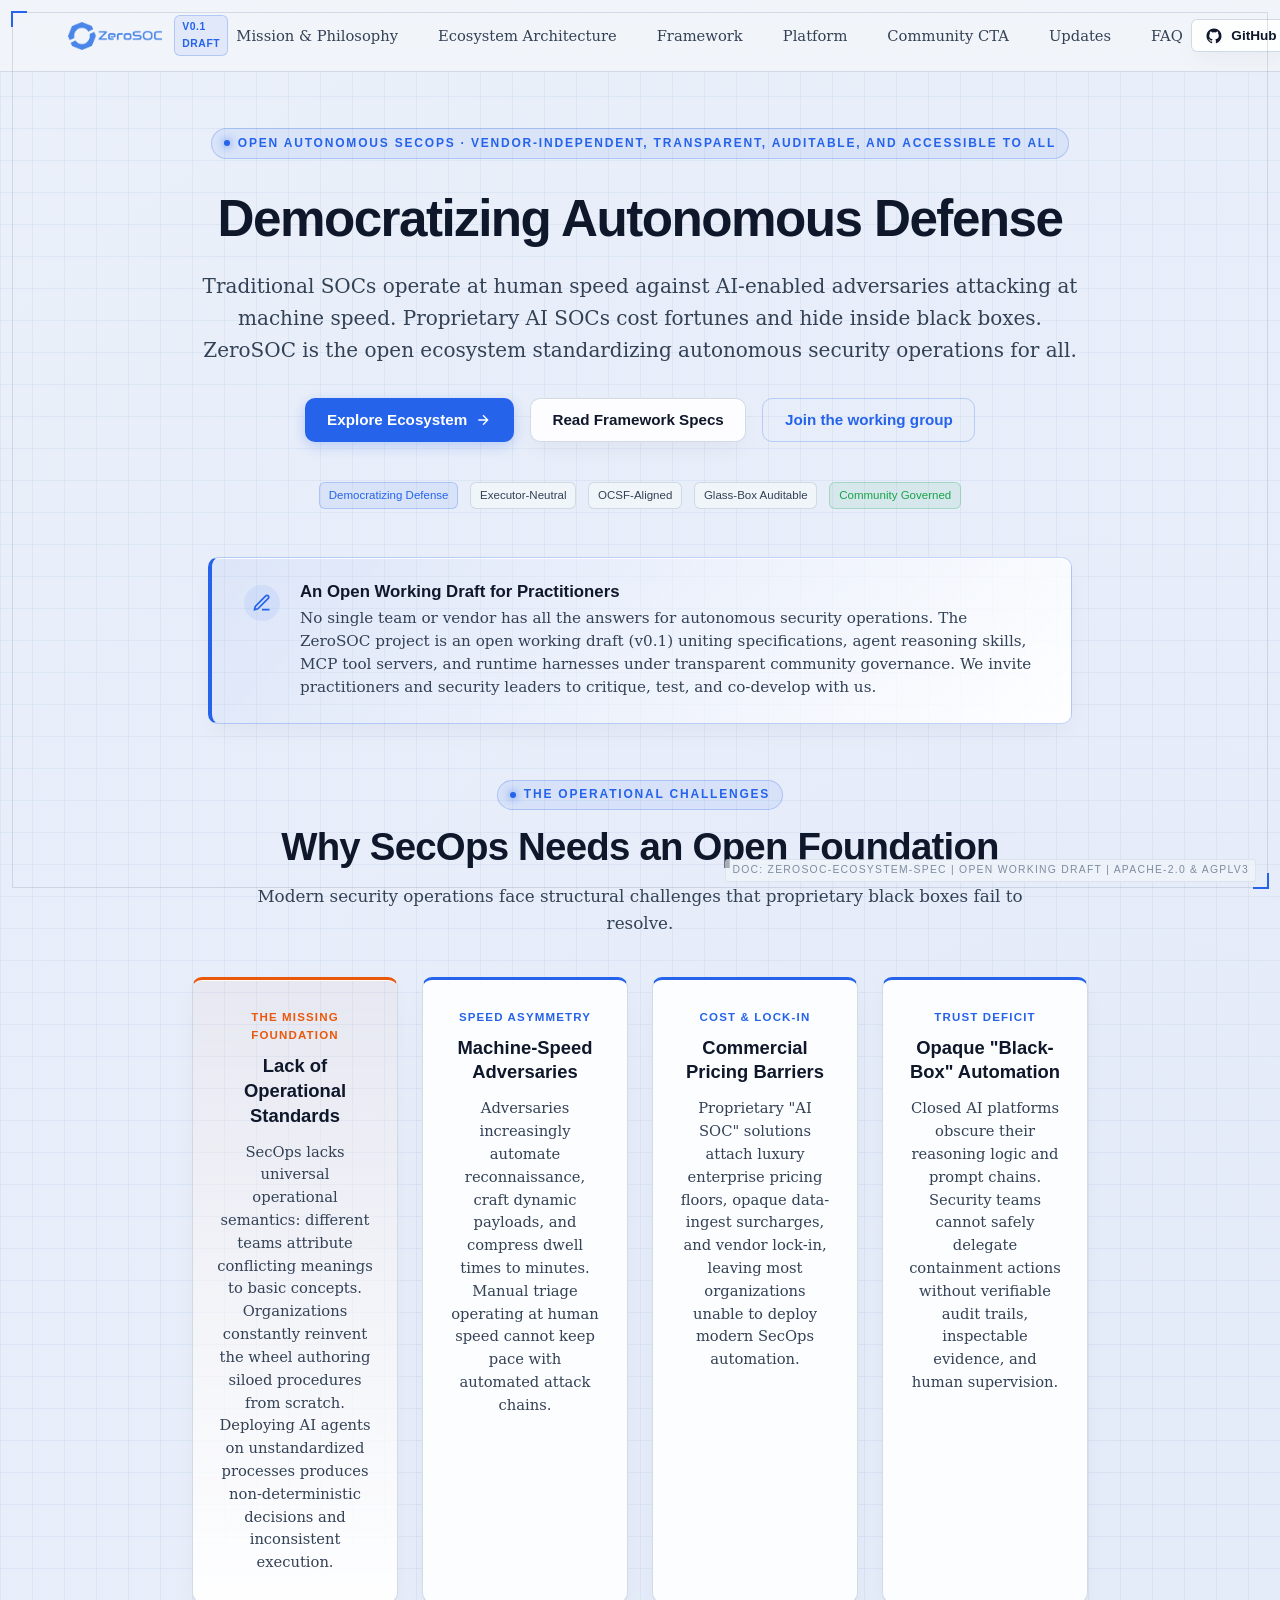
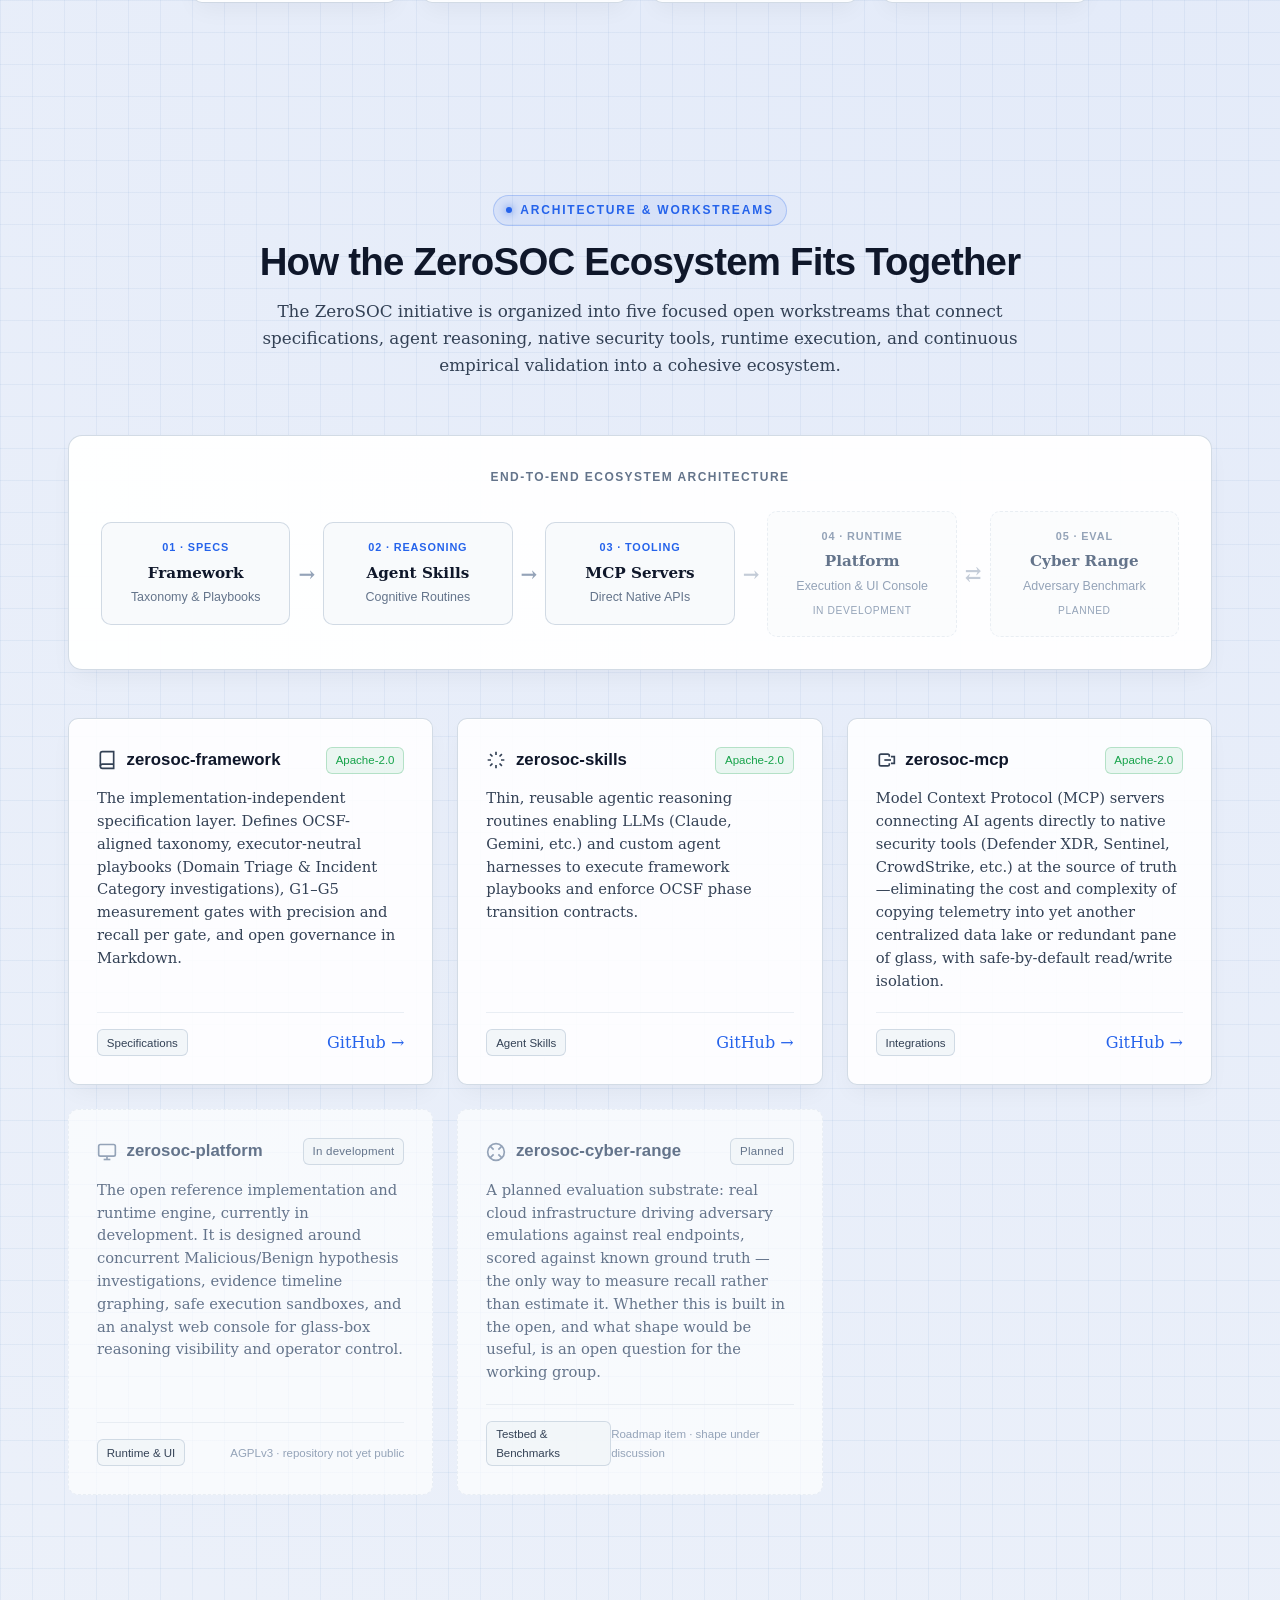
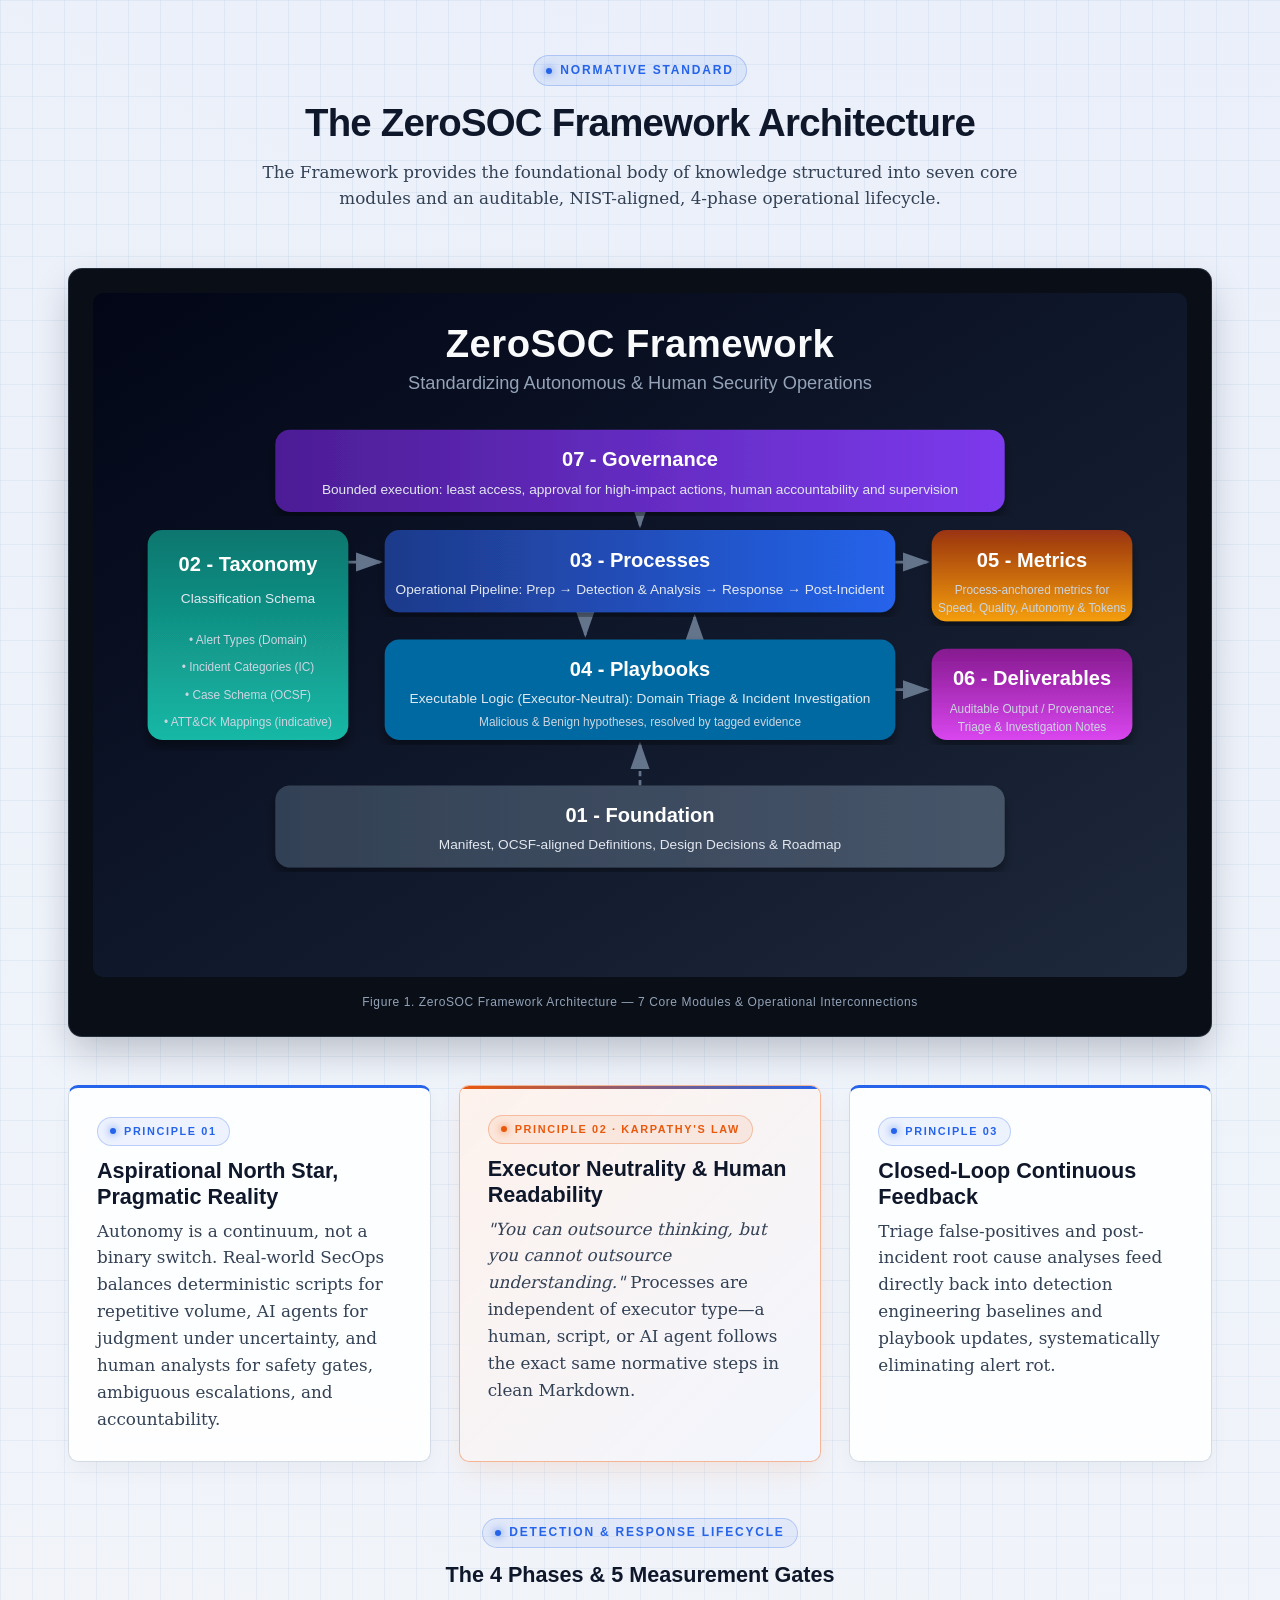
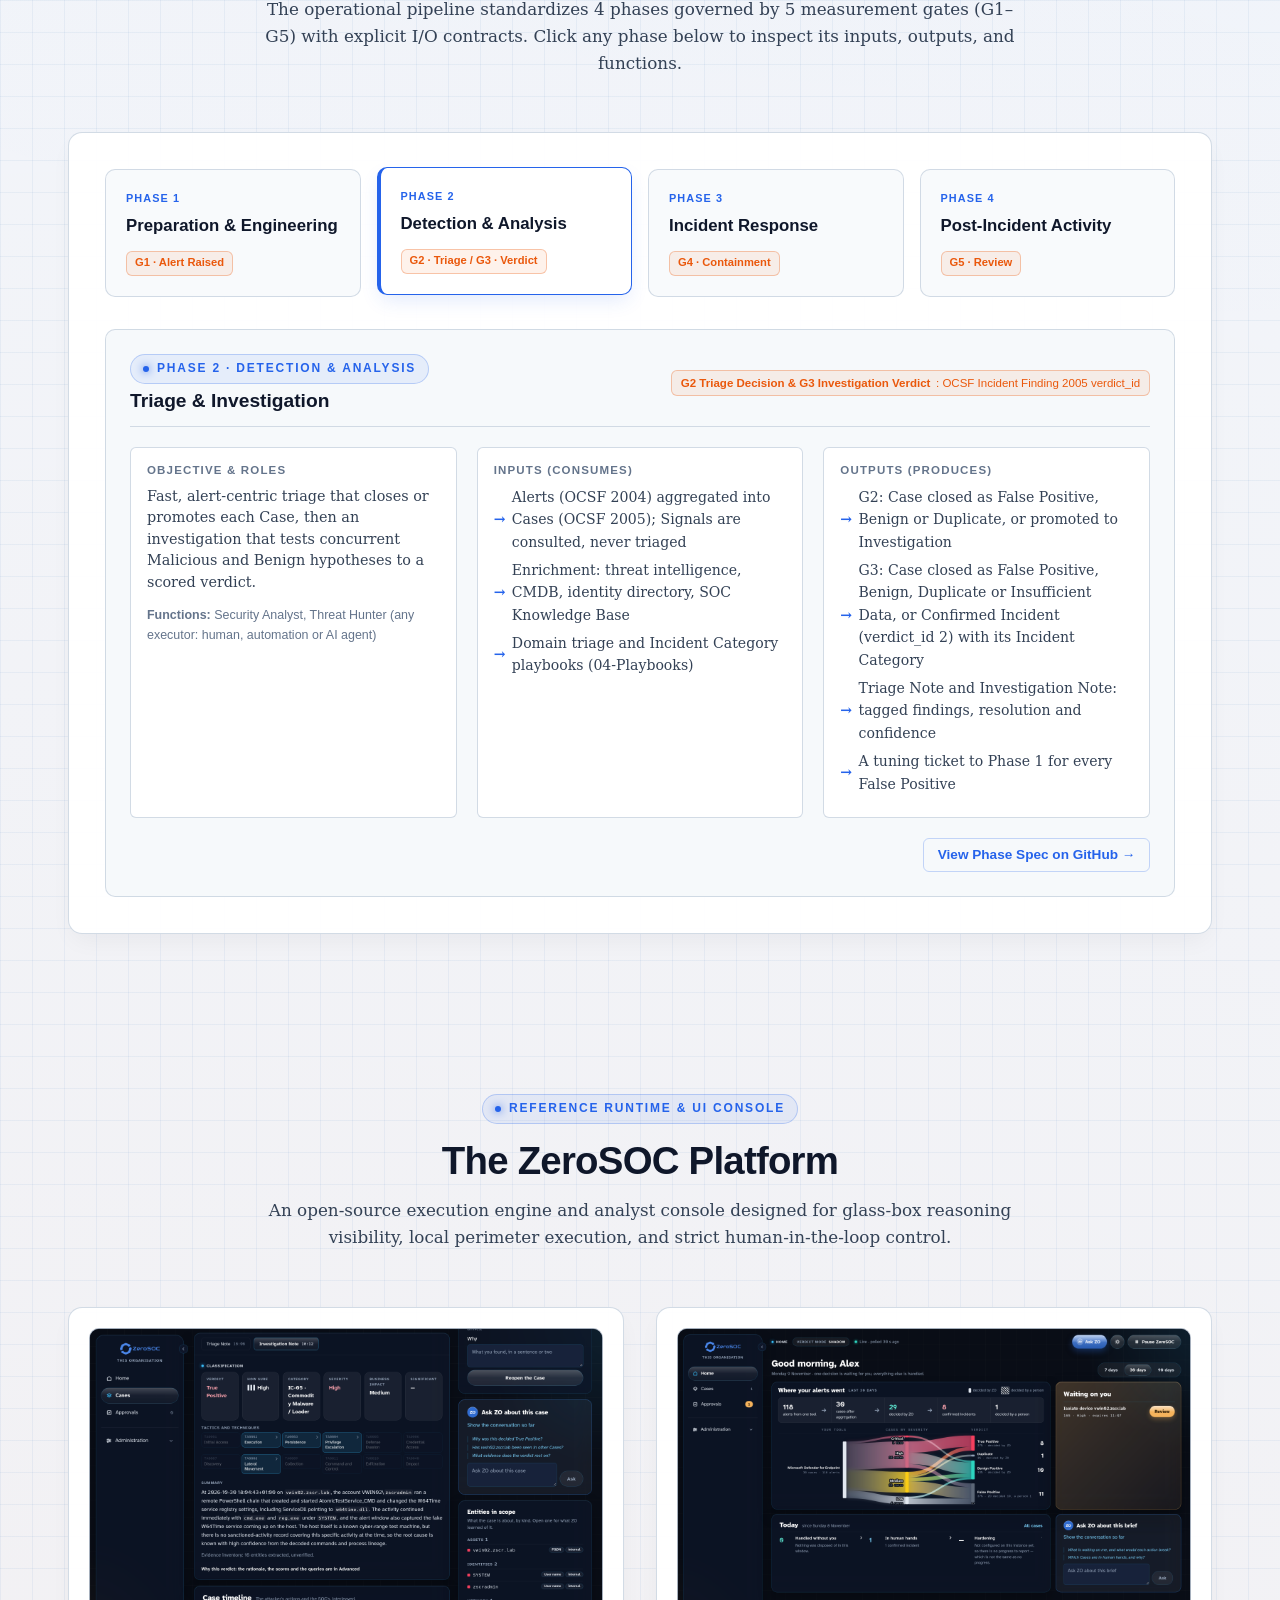
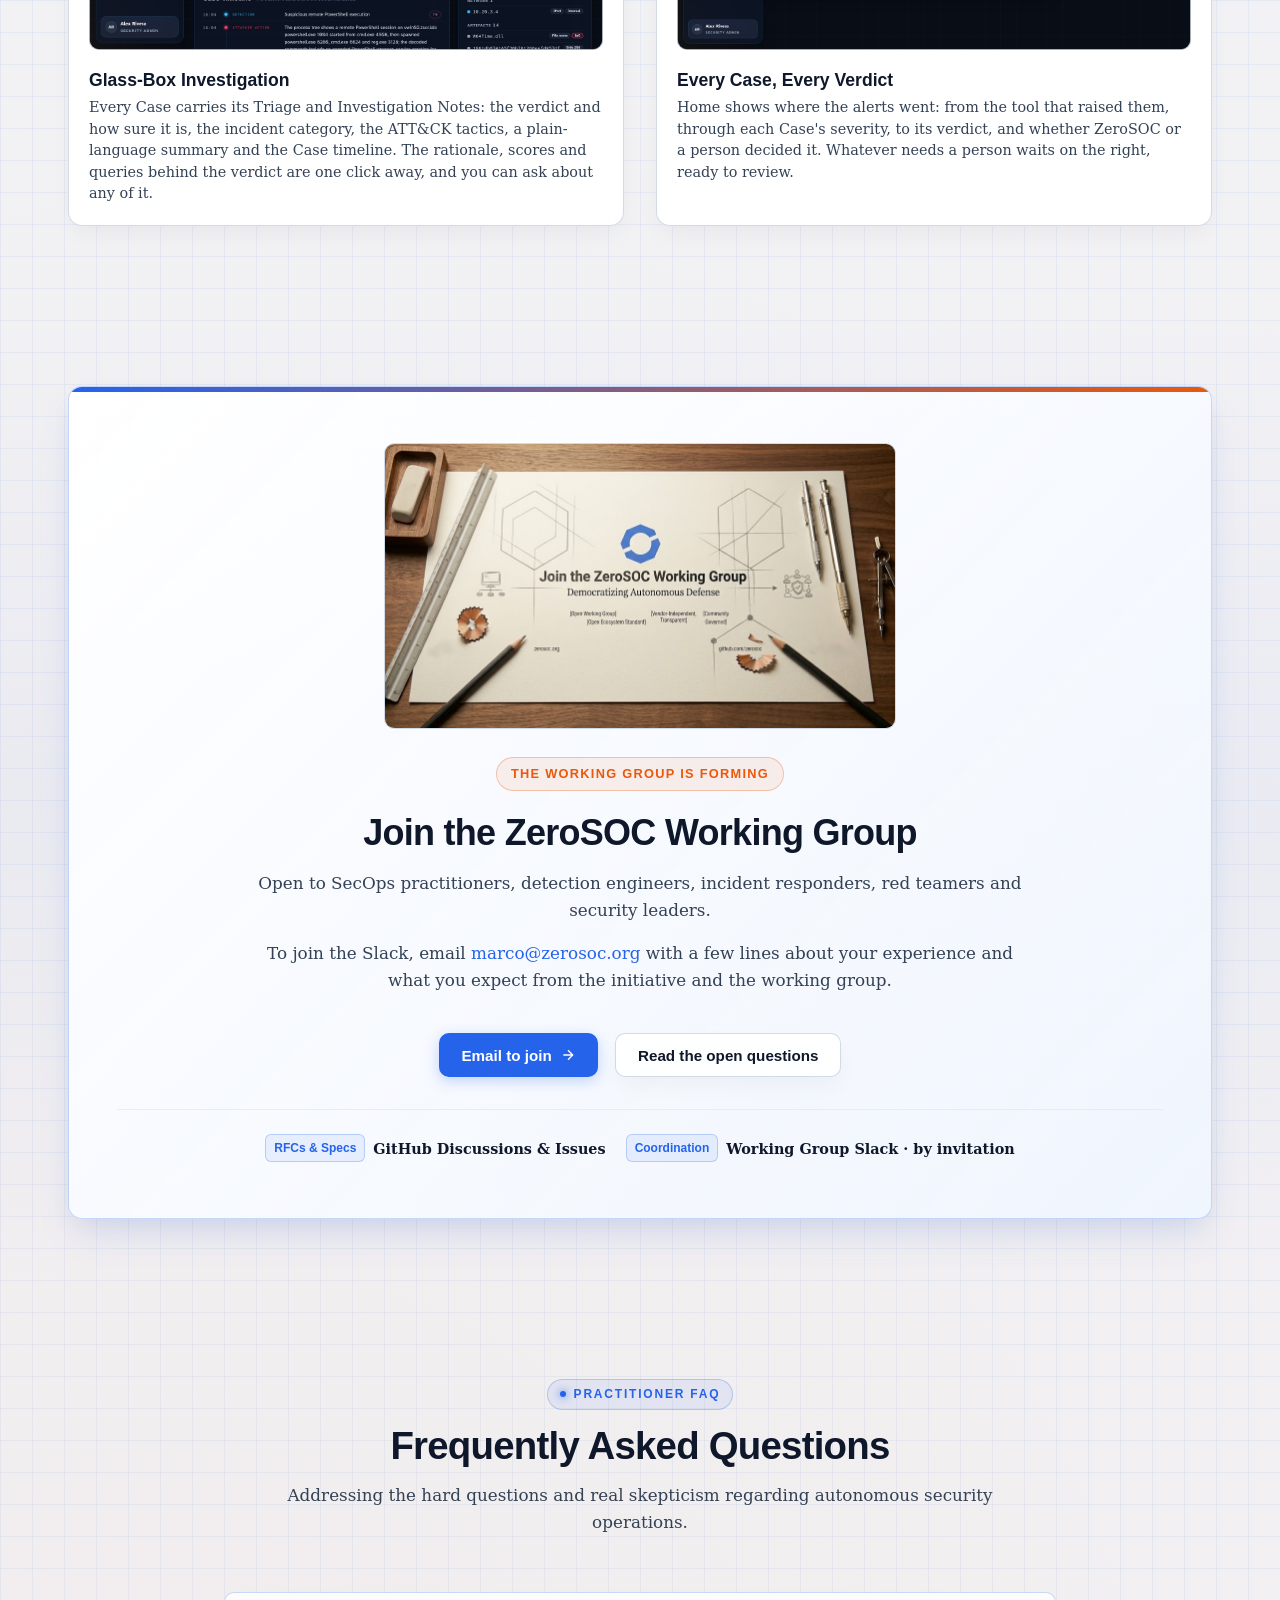
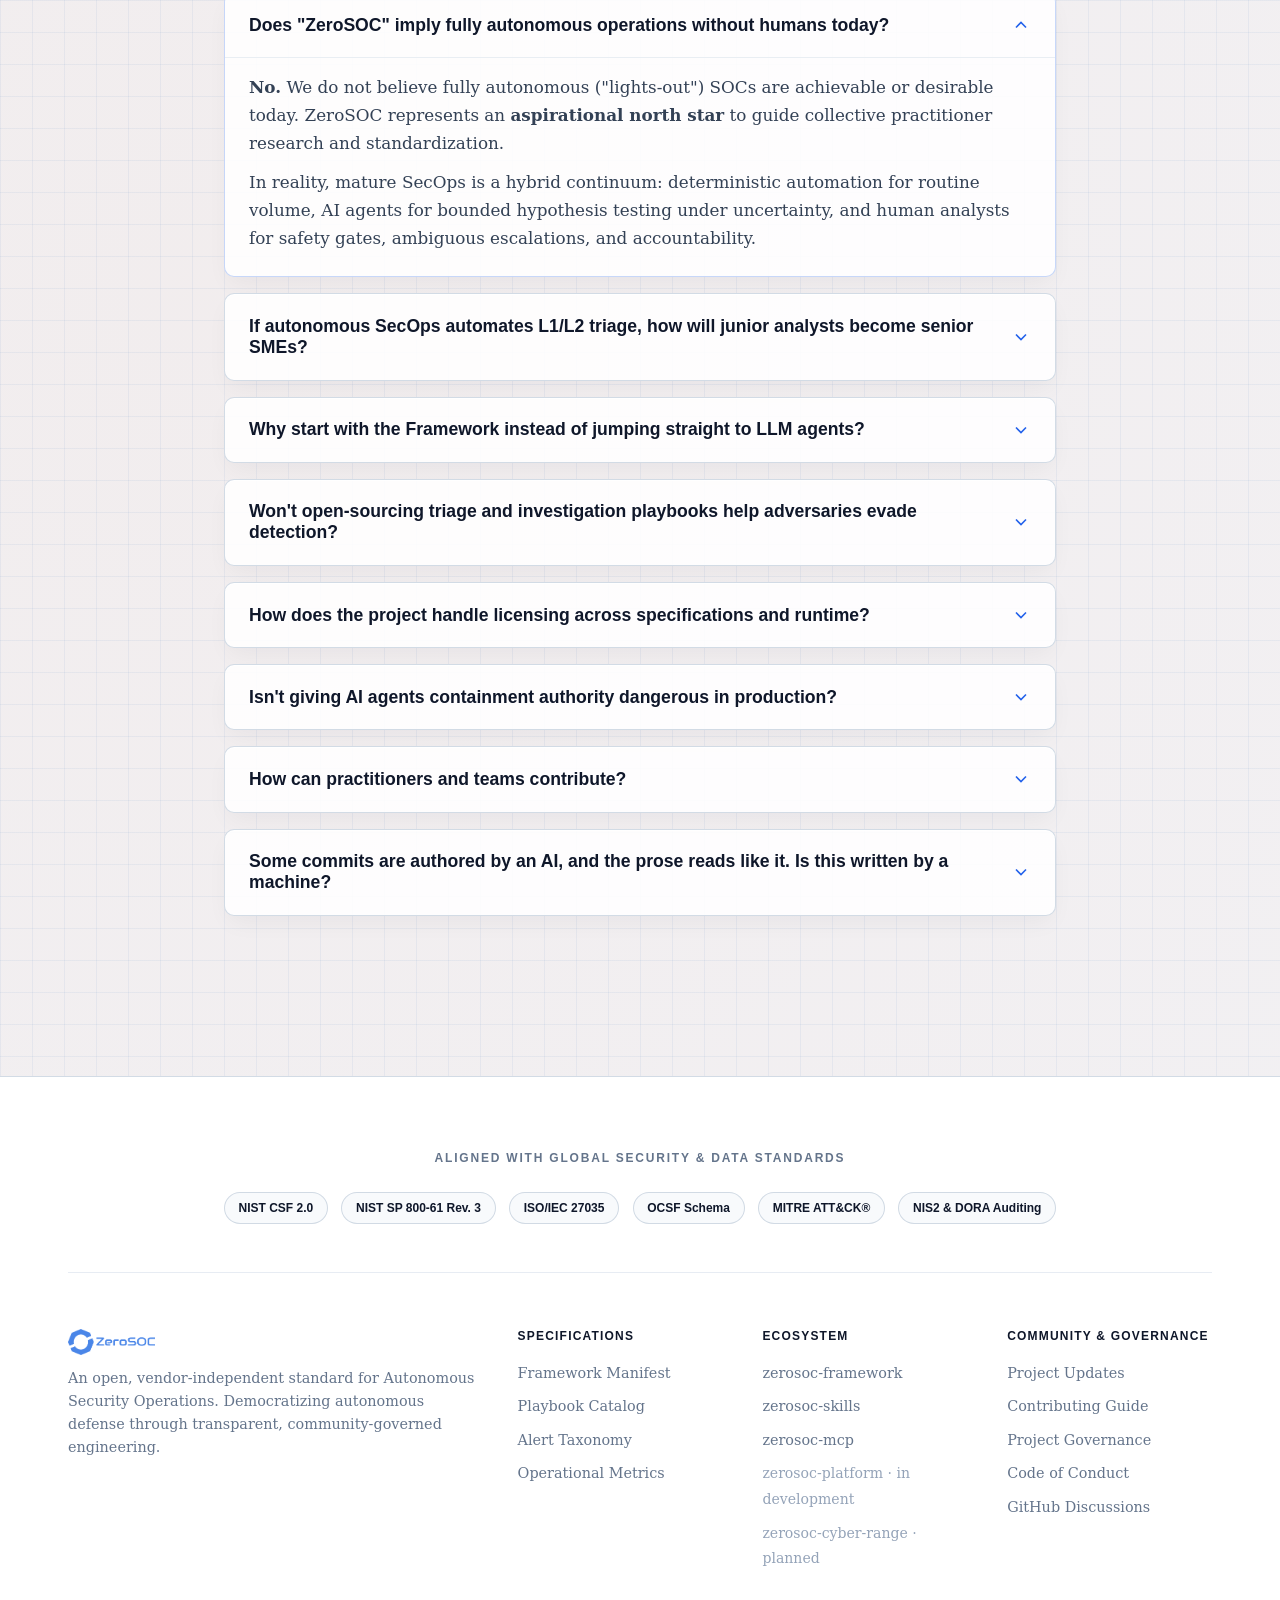
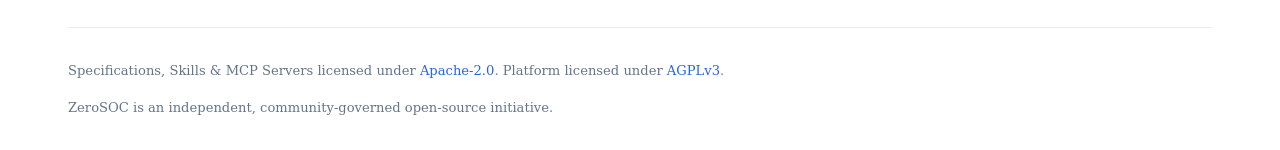
<file: index.html>
<!doctype html>
<html lang="en">

<head>
  <meta charset="utf-8">
  <meta name="viewport" content="width=device-width, initial-scale=1">
  <title>ZeroSOC.org — Open Autonomous SecOps Initiative</title>
  <meta name="description"
    content="An open, vendor-independent ecosystem standardizing autonomous security operations across specifications, agent skills, MCP tool servers, runtime platform, and cyber range.">

  <!-- Open Graph / Meta -->
  <meta property="og:type" content="website">
  <meta property="og:title" content="ZeroSOC.org — Open Autonomous SecOps Initiative">
  <meta property="og:description"
    content="Democratizing autonomous cyberdefense for every security team through open specifications, agent skills, MCP integrations, runtime platform, and empirical benchmarks.">
  <meta property="og:url" content="https://zerosoc.org">

  <!-- Favicon -->
  <link rel="icon" type="image/svg+xml" href="assets/favicon.svg">
  <link rel="icon" type="image/png" sizes="64x64" href="assets/favicon.png">
  <link rel="alternate icon" href="assets/favicon.ico">

  <!-- Stylesheets -->
  <link rel="stylesheet" href="css/tokens.css">
  <link rel="stylesheet" href="css/layout.css">
  <link rel="stylesheet" href="css/components.css">
</head>

<body>

  <!-- Blueprint Registration Frame & Stamp -->
  <div class="blueprint-frame" aria-hidden="true"></div>
  <div class="dwg-stamp" aria-hidden="true">DOC: ZEROSOC-ECOSYSTEM-SPEC | OPEN WORKING DRAFT | APACHE-2.0 & AGPLv3</div>

  <!-- 1. HUD Navigation Header -->
  <header class="hud-header">
    <div class="container nav-container">
      <a href="#" class="nav-brand" aria-label="ZeroSOC.org Home">
        <img src="assets/zerosoc_logo.png" alt="ZeroSOC Logo" class="brand-logo-img">
        <span class="brand-badge">v0.1 Draft</span>
      </a>

      <nav aria-label="Main Navigation">
        <ul class="nav-links">
          <li><a href="#mission" class="nav-link">Mission &amp; Philosophy</a></li>
          <li><a href="#ecosystem" class="nav-link">Ecosystem Architecture</a></li>
          <li><a href="#framework" class="nav-link">Framework</a></li>
          <li><a href="#platform" class="nav-link">Platform</a></li>
          <li><a href="#cta" class="nav-link">Community CTA</a></li>
          <li><a href="updates/" class="nav-link">Updates</a></li>
          <li><a href="#faq" class="nav-link">FAQ</a></li>
        </ul>
      </nav>

      <div class="nav-actions">
        <a href="https://github.com/ZeroSOC" target="_blank" rel="noopener noreferrer" class="btn btn-secondary btn-sm"
          aria-label="ZeroSOC on GitHub">
          <svg width="18" height="18" viewBox="0 0 24 24" fill="currentColor" aria-hidden="true">
            <path fill-rule="evenodd" clip-rule="evenodd"
              d="M12 2C6.477 2 2 6.484 2 12.017c0 4.425 2.865 8.18 6.839 9.504.5.092.682-.217.682-.483 0-.237-.008-.868-.013-1.703-2.782.605-3.369-1.343-3.369-1.343-.454-1.158-1.11-1.466-1.11-1.466-.908-.62.069-.608.069-.608 1.003.07 1.53 1.032 1.53 1.032.892 1.53 2.341 1.088 2.91.832.092-.647.35-1.088.636-1.338-2.22-.253-4.555-1.113-4.555-4.951 0-1.093.39-1.988 1.029-2.688-.103-.253-.446-1.272.098-2.65 0 0 .84-.27 2.75 1.026A9.564 9.564 0 0112 6.844c.85.004 1.705.115 2.504.337 1.909-1.296 2.747-1.027 2.747-1.027.546 1.379.202 2.398.1 2.651.64.7 1.028 1.595 1.028 2.688 0 3.848-2.339 4.695-4.566 4.943.359.309.678.92.678 1.855 0 1.338-.012 2.419-.012 2.747 0 .268.18.58.688.482A10.019 10.019 0 0022 12.017C22 6.484 17.522 2 12 2z" />
          </svg>
          <span>GitHub</span>
        </a>
        <button class="mobile-menu-toggle" aria-label="Toggle navigation menu" aria-expanded="false">
          <svg width="20" height="20" viewBox="0 0 24 24" fill="none" stroke="currentColor" stroke-width="2">
            <path d="M4 6h16M4 12h16M4 18h16" />
          </svg>
        </button>
      </div>
    </div>
  </header>

  <main>
    <!-- 2. Hero & Mission Section -->
    <section id="mission" class="hero">
      <div class="container">
        <div class="hero-content">
          <div class="kicker">Open Autonomous SecOps · Vendor-Independent, transparent, auditable, and accessible to all
          </div>
          <h1 class="hero-title">Democratizing Autonomous Defense</h1>
          <p class="hero-subtitle">
            Traditional SOCs operate at human speed against AI-enabled adversaries attacking at machine speed.
            Proprietary AI SOCs cost fortunes and hide inside black boxes. ZeroSOC is the open ecosystem standardizing
            autonomous security operations for all.
          </p>

          <div class="hero-actions">
            <a href="#ecosystem" class="btn btn-primary">
              <span>Explore Ecosystem</span>
              <svg width="16" height="16" viewBox="0 0 24 24" fill="none" stroke="currentColor" stroke-width="2"
                aria-hidden="true">
                <path d="M5 12h14M12 5l7 7-7 7" />
              </svg>
            </a>
            <a href="https://github.com/ZeroSOC/zerosoc-framework" target="_blank" rel="noopener noreferrer"
              class="btn btn-secondary">
              Read Framework Specs
            </a>
            <a href="#cta" class="btn btn-outline">Join the working group</a>
          </div>

          <div class="hero-meta-tags">
            <span class="tag blue">Democratizing Defense</span>
            <span class="tag">Executor-Neutral</span>
            <span class="tag">OCSF-Aligned</span>
            <span class="tag">Glass-Box Auditable</span>
            <span class="tag green">Community Governed</span>
          </div>

          <!-- Working Draft Practitioner Callout -->
          <div class="draft-callout-card">
            <div class="draft-icon">
              <svg width="20" height="20" viewBox="0 0 24 24" fill="none" stroke="currentColor" stroke-width="2"
                aria-hidden="true">
                <path d="M12 20h9M16.5 3.5a2.121 2.121 0 0 1 3 3L7 19l-4 1 1-4L16.5 3.5z" />
              </svg>
            </div>
            <div class="draft-text">
              <h4>An Open Working Draft for Practitioners</h4>
              <p>
                No single team or vendor has all the answers for autonomous security operations. The ZeroSOC project is
                an open working draft (v0.1) uniting specifications, agent reasoning skills, MCP tool servers, and
                runtime
                harnesses under transparent community governance. We invite practitioners and security leaders to
                critique, test, and co-develop with us.
              </p>
            </div>
          </div>

          <!-- Industry Challenges (The Whys) -->
          <div class="challenges-section" style="margin-top: 3.5rem;">
            <div class="section-header" style="margin-bottom: 2rem;">
              <div class="kicker">The Operational Challenges</div>
              <h2>Why SecOps Needs an Open Foundation</h2>
              <p>Modern security operations face structural challenges that proprietary black boxes fail to resolve.</p>
            </div>

            <div class="whys-grid">
              <div class="whys-card highlight">
                <div class="whys-kicker">The Missing Foundation</div>
                <h3>Lack of Operational Standards</h3>
                <p>
                  SecOps lacks universal operational semantics: different teams attribute conflicting meanings to basic
                  concepts. Organizations constantly reinvent the wheel authoring siloed
                  procedures from scratch. Deploying AI agents on unstandardized processes produces non-deterministic
                  decisions and inconsistent execution.
                </p>
              </div>

              <div class="whys-card">
                <div class="whys-kicker">Speed Asymmetry</div>
                <h3>Machine-Speed Adversaries</h3>
                <p>
                  Adversaries increasingly automate reconnaissance, craft dynamic payloads, and compress dwell times to
                  minutes.
                  Manual triage operating at human speed cannot keep pace with automated attack chains.
                </p>
              </div>

              <div class="whys-card">
                <div class="whys-kicker">Cost &amp; Lock-In</div>
                <h3>Commercial Pricing Barriers</h3>
                <p>
                  Proprietary "AI SOC" solutions attach luxury enterprise pricing floors, opaque data-ingest surcharges,
                  and vendor lock-in, leaving most organizations unable to deploy modern SecOps automation.
                </p>
              </div>

              <div class="whys-card">
                <div class="whys-kicker">Trust Deficit</div>
                <h3>Opaque "Black-Box" Automation</h3>
                <p>
                  Closed AI platforms obscure their reasoning logic and prompt chains. Security teams cannot safely
                  delegate
                  containment actions without verifiable audit trails, inspectable evidence, and human supervision.
                </p>
              </div>
            </div>
          </div>
        </div>
      </div>
    </section>

    <!-- 3. Ecosystem Architecture ("How They Fit Together") -->
    <section id="ecosystem" class="ecosystem-section">
      <div class="container">
        <div class="section-header">
          <div class="kicker">Architecture &amp; Workstreams</div>
          <h2>How the ZeroSOC Ecosystem Fits Together</h2>
          <p>
            The ZeroSOC initiative is organized into five focused open workstreams that connect specifications,
            agent reasoning, native security tools, runtime execution, and continuous empirical validation into a
            cohesive ecosystem.
          </p>
        </div>

        <!-- Visual Flow Bar -->
        <div class="ecosystem-flow-container">
          <div class="ecosystem-flow-title">End-to-End Ecosystem Architecture</div>
          <div class="ecosystem-flow-bar">
            <div class="flow-step-node">
              <div class="flow-step-num">01 · Specs</div>
              <div class="flow-step-name">Framework</div>
              <div class="flow-step-role">Taxonomy &amp; Playbooks</div>
            </div>
            <div class="flow-step-arrow">→</div>
            <div class="flow-step-node">
              <div class="flow-step-num">02 · Reasoning</div>
              <div class="flow-step-name">Agent Skills</div>
              <div class="flow-step-role">Cognitive Routines</div>
            </div>
            <div class="flow-step-arrow">→</div>
            <div class="flow-step-node">
              <div class="flow-step-num">03 · Tooling</div>
              <div class="flow-step-name">MCP Servers</div>
              <div class="flow-step-role">Direct Native APIs</div>
            </div>
            <div class="flow-step-arrow is-upcoming">→</div>
            <div class="flow-step-node is-upcoming">
              <div class="flow-step-num">04 · Runtime</div>
              <div class="flow-step-name">Platform</div>
              <div class="flow-step-role">Execution &amp; UI Console</div>
              <div class="flow-step-status">In development</div>
            </div>
            <div class="flow-step-arrow is-upcoming">⇄</div>
            <div class="flow-step-node is-upcoming">
              <div class="flow-step-num">05 · Eval</div>
              <div class="flow-step-name">Cyber Range</div>
              <div class="flow-step-role">Adversary Benchmark</div>
              <div class="flow-step-status">Planned</div>
            </div>
          </div>
        </div>

        <!-- 5 Workstream Cards Grid -->
        <div class="ecosystem-workstreams-grid">
          <!-- Workstream 1: zerosoc-framework -->
          <a href="https://github.com/ZeroSOC/zerosoc-framework" target="_blank" rel="noopener noreferrer"
            class="workstream-card">
            <div>
              <div class="workstream-card-header">
                <div class="workstream-title-group">
                  <svg width="20" height="20" viewBox="0 0 24 24" fill="none" stroke="currentColor" stroke-width="2"
                    aria-hidden="true">
                    <path d="M4 19.5A2.5 2.5 0 0 1 6.5 17H20" />
                    <path d="M6.5 2H20v20H6.5A2.5 2.5 0 0 1 4 19.5v-15A2.5 2.5 0 0 1 6.5 2z" />
                  </svg>
                  <span class="workstream-title">zerosoc-framework</span>
                </div>
                <span class="tag green">Apache-2.0</span>
              </div>
              <p class="workstream-desc">
                The implementation-independent specification layer. Defines OCSF-aligned taxonomy, executor-neutral
                playbooks (Domain Triage &amp; Incident Category investigations), G1–G5 measurement gates with precision
                and recall per gate, and open governance in Markdown.
              </p>
            </div>
            <div class="workstream-footer">
              <span class="tag">Specifications</span>
              <span class="repo-action-icon">GitHub →</span>
            </div>
          </a>

          <!-- Workstream 2: Agent Skills -->
          <a href="https://github.com/ZeroSOC/zerosoc-skills" target="_blank"
            rel="noopener noreferrer" class="workstream-card">
            <div>
              <div class="workstream-card-header">
                <div class="workstream-title-group">
                  <svg width="20" height="20" viewBox="0 0 24 24" fill="none" stroke="currentColor" stroke-width="2"
                    aria-hidden="true">
                    <path
                      d="M12 2v4M12 18v4M4.93 4.93l2.83 2.83M16.24 16.24l2.83 2.83M2 12h4M18 12h4M4.93 19.07l2.83-2.83M16.24 7.76l2.83-2.83" />
                  </svg>
                  <span class="workstream-title">zerosoc-skills</span>
                </div>
                <span class="tag green">Apache-2.0</span>
              </div>
              <p class="workstream-desc">
                Thin, reusable agentic reasoning routines enabling LLMs (Claude, Gemini, etc.) and custom agent
                harnesses to execute framework playbooks and enforce OCSF phase transition contracts.
              </p>
            </div>
            <div class="workstream-footer">
              <span class="tag">Agent Skills</span>
              <span class="repo-action-icon">GitHub →</span>
            </div>
          </a>

          <!-- Workstream 3: zerosoc-mcp -->
          <a href="https://github.com/ZeroSOC/zerosoc-mcp" target="_blank" rel="noopener noreferrer"
            class="workstream-card">
            <div>
              <div class="workstream-card-header">
                <div class="workstream-title-group">
                  <svg width="20" height="20" viewBox="0 0 24 24" fill="none" stroke="currentColor" stroke-width="2"
                    aria-hidden="true">
                    <path d="M16 16v1a2 2 0 0 1-2 2H6a2 2 0 0 1-2-2V7a2 2 0 0 1 2-2h8a2 2 0 0 1 2 2v1" />
                    <path d="M18 8h4v8h-4" />
                    <path d="M10 12h8" />
                  </svg>
                  <span class="workstream-title">zerosoc-mcp</span>
                </div>
                <span class="tag green">Apache-2.0</span>
              </div>
              <p class="workstream-desc">
                Model Context Protocol (MCP) servers connecting AI agents directly to native security tools (Defender
                XDR,
                Sentinel, CrowdStrike, etc.) at the source of truth—eliminating the cost and complexity of
                copying telemetry into yet another centralized data lake or redundant pane of glass, with
                safe-by-default
                read/write isolation.
              </p>
            </div>
            <div class="workstream-footer">
              <span class="tag">Integrations</span>
              <span class="repo-action-icon">GitHub →</span>
            </div>
          </a>

          <!-- Workstream 4: zerosoc-platform (no public repository yet) -->
          <div class="workstream-card is-upcoming">
            <div>
              <div class="workstream-card-header">
                <div class="workstream-title-group">
                  <svg width="20" height="20" viewBox="0 0 24 24" fill="none" stroke="currentColor" stroke-width="2"
                    aria-hidden="true">
                    <rect x="2" y="3" width="20" height="14" rx="2" ry="2" />
                    <line x1="8" y1="21" x2="16" y2="21" />
                    <line x1="12" y1="17" x2="12" y2="21" />
                  </svg>
                  <span class="workstream-title">zerosoc-platform</span>
                </div>
                <span class="tag tag-status">In development</span>
              </div>
              <p class="workstream-desc">
                The open reference implementation and runtime engine, currently in development. It is designed around
                concurrent Malicious/Benign hypothesis investigations, evidence timeline graphing, safe execution
                sandboxes, and an analyst web console for glass-box reasoning visibility and operator control.
              </p>
            </div>
            <div class="workstream-footer">
              <span class="tag">Runtime &amp; UI</span>
              <span class="workstream-status-note">AGPLv3 · repository not yet public</span>
            </div>
          </div>

          <!-- Workstream 5: zerosoc-cyber-range (roadmap; no public repository) -->
          <div class="workstream-card is-upcoming">
            <div>
              <div class="workstream-card-header">
                <div class="workstream-title-group">
                  <svg width="20" height="20" viewBox="0 0 24 24" fill="none" stroke="currentColor" stroke-width="2"
                    aria-hidden="true">
                    <circle cx="12" cy="12" r="10" />
                    <path d="m4.93 4.93 4.24 4.24M14.83 14.83l4.24 4.24M14.83 9.17l4.24-4.24M4.93 19.07l4.24-4.24" />
                  </svg>
                  <span class="workstream-title">zerosoc-cyber-range</span>
                </div>
                <span class="tag tag-status">Planned</span>
              </div>
              <p class="workstream-desc">
                A planned evaluation substrate: real cloud infrastructure driving adversary emulations against real
                endpoints, scored against known ground truth — the only way to measure recall rather than estimate it.
                Whether this is built in the open, and what shape would be useful, is an open question for the working
                group.
              </p>
            </div>
            <div class="workstream-footer">
              <span class="tag">Testbed &amp; Benchmarks</span>
              <span class="workstream-status-note">Roadmap item · shape under discussion</span>
            </div>
          </div>
        </div>
      </div>
    </section>

    <!-- 4. Framework Deep-Dive (Visual Infographic & Interactive Explorer) -->
    <section id="framework" class="framework-section">
      <div class="container">
        <div class="section-header">
          <div class="kicker">Normative Standard</div>
          <h2>The ZeroSOC Framework Architecture</h2>
          <p>
            The Framework provides the foundational body of knowledge structured into seven core modules and an
            auditable, NIST-aligned,
            4-phase operational lifecycle.
          </p>
        </div>

        <!-- Embedded Framework SVG Infographic -->
        <div class="infographic-wrapper">
          <img src="assets/zerosoc_infographic.svg" alt="ZeroSOC Framework Infographic showing 7 core modules"
            class="infographic-img" loading="lazy">
          <div class="infographic-caption">Figure 1. ZeroSOC Framework Architecture — 7 Core Modules &amp; Operational
            Interconnections</div>
        </div>

        <!-- 3 Core Principles -->
        <div class="grid-3" style="margin-bottom: 3.5rem;">
          <div class="glass-card card-blue-top">
            <div class="kicker" style="font-size:0.68rem; margin-bottom:0.75rem;">Principle 01</div>
            <h3>Aspirational North Star, Pragmatic Reality</h3>
            <p>
              Autonomy is a continuum, not a binary switch. Real-world SecOps balances deterministic scripts for
              repetitive volume, AI agents for judgment under uncertainty, and human analysts for safety gates,
              ambiguous escalations, and accountability.
            </p>
          </div>

          <div class="glass-card highlight">
            <div class="kicker orange" style="font-size:0.68rem; margin-bottom:0.75rem;">Principle 02 · Karpathy's Law
            </div>
            <h3>Executor Neutrality &amp; Human Readability</h3>
            <p>
              <em>"You can outsource thinking, but you cannot outsource understanding."</em> Processes are independent
              of executor type—a human, script, or AI agent follows the exact same normative steps in clean Markdown.
            </p>
          </div>

          <div class="glass-card card-blue-top">
            <div class="kicker" style="font-size:0.68rem; margin-bottom:0.75rem;">Principle 03</div>
            <h3>Closed-Loop Continuous Feedback</h3>
            <p>
              Triage false-positives and post-incident root cause analyses feed directly back into detection engineering
              baselines and playbook updates, systematically eliminating alert rot.
            </p>
          </div>
        </div>

        <!-- Interactive Lifecycle & Measurement Gates -->
        <div class="section-header" style="margin-top: 2rem;">
          <div class="kicker">Detection &amp; Response Lifecycle</div>
          <h3>The 4 Phases &amp; 5 Measurement Gates</h3>
          <p>
            The operational pipeline standardizes 4 phases governed by 5 measurement gates (G1–G5) with explicit I/O
            contracts. Click any phase below to inspect its inputs, outputs, and functions.
          </p>
        </div>

        <div class="pipeline-explorer">
          <!-- 4-Phase Interactive Diagram -->
          <div class="pipeline-diagram" role="tablist" aria-label="ZeroSOC Lifecycle Phases">
            <div class="pipeline-node" data-phase="phase1" role="tab" tabindex="0" aria-selected="false">
              <span class="node-phase-tag">Phase 1</span>
              <div class="node-title">Preparation &amp; Engineering</div>
              <div class="gate-badge">G1 · Alert Raised</div>
            </div>

            <div class="pipeline-node active" data-phase="phase2" role="tab" tabindex="0" aria-selected="true">
              <span class="node-phase-tag">Phase 2</span>
              <div class="node-title">Detection &amp; Analysis</div>
              <div class="gate-badge">G2 · Triage / G3 · Verdict</div>
            </div>

            <div class="pipeline-node" data-phase="phase3" role="tab" tabindex="0" aria-selected="false">
              <span class="node-phase-tag">Phase 3</span>
              <div class="node-title">Incident Response</div>
              <div class="gate-badge">G4 · Containment</div>
            </div>

            <div class="pipeline-node" data-phase="phase4" role="tab" tabindex="0" aria-selected="false">
              <span class="node-phase-tag">Phase 4</span>
              <div class="node-title">Post-Incident Activity</div>
              <div class="gate-badge">G5 · Review</div>
            </div>
          </div>

          <!-- Dynamic Inspector Panel -->
          <div class="pipeline-inspector" id="pipeline-inspector" aria-live="polite">
            <div class="inspector-header">
              <div class="inspector-title-group">
                <span class="kicker" id="inspector-phase-tag" style="margin-bottom:0.3rem;">Phase 2 · Detection &amp;
                  Analysis</span>
                <h3 id="inspector-phase-title">Triage &amp; Investigation</h3>
              </div>
              <div class="tag orange" id="inspector-gate-badge">
                <strong>G2 Triage Decision &amp; G3 Investigation Verdict</strong>: OCSF Incident Finding 2005 verdict_id
              </div>
            </div>

            <div class="inspector-grid">
              <div class="inspector-block">
                <h5>Objective &amp; Roles</h5>
                <p id="inspector-objective" style="margin-bottom:0.75rem;">Fast, alert-centric triage that closes or
                  promotes each Case, then an investigation that tests concurrent Malicious and Benign hypotheses to a
                  scored verdict.</p>
                <div style="font-family:var(--font-label); font-size:0.78rem; color:var(--ink-muted);">
                  <strong>Functions:</strong> <span id="inspector-roles">Security Analyst, Threat Hunter (any executor:
                    human, automation or AI agent)</span>
                </div>
              </div>

              <div class="inspector-block">
                <h5>Inputs (Consumes)</h5>
                <ul id="inspector-consumes">
                  <li>Alerts (OCSF 2004) aggregated into Cases (OCSF 2005); Signals are consulted, never triaged</li>
                  <li>Enrichment: threat intelligence, CMDB, identity directory, SOC Knowledge Base</li>
                  <li>Domain triage and Incident Category playbooks (04-Playbooks)</li>
                </ul>
              </div>

              <div class="inspector-block">
                <h5>Outputs (Produces)</h5>
                <ul id="inspector-produces">
                  <li>G2: Case closed as False Positive, Benign or Duplicate, or promoted to Investigation</li>
                  <li>G3: Case closed as False Positive, Benign, Duplicate or Insufficient Data, or Confirmed Incident
                    (verdict_id 2) with its Incident Category</li>
                  <li>Triage Note and Investigation Note: tagged findings, resolution and confidence</li>
                  <li>A tuning ticket to Phase 1 for every False Positive</li>
                </ul>
              </div>
            </div>

            <div style="margin-top:1.25rem; text-align:right;">
              <a href="https://github.com/ZeroSOC/zerosoc-framework/blob/main/03-Processes/02-detection_and_analysis.md"
                id="inspector-github-link" target="_blank" rel="noopener noreferrer" class="btn btn-outline btn-sm">
                View Phase Spec on GitHub →
              </a>
            </div>
          </div>
        </div>
      </div>
    </section>

    <!-- 5. Community Platform & UI Showcase -->
    <section id="platform" class="platform-section">
      <div class="container">
        <div class="section-header">
          <div class="kicker">Reference Runtime &amp; UI Console</div>
          <h2>The ZeroSOC Platform</h2>
          <p>
            An open-source execution engine and analyst console designed for glass-box reasoning visibility,
            local perimeter execution, and strict human-in-the-loop control.
          </p>
        </div>

        <div class="screenshot-grid">
          <!-- Screenshot 1: Investigation Note on a Case -->
          <div class="screenshot-card">
            <div class="screenshot-img-frame">
              <img src="assets/s_case_investigation.png"
                alt="ZeroSOC portal: a Case's Investigation Note with the verdict, confidence, incident category, MITRE ATT&amp;CK tactics and summary"
                width="2880" height="1800" loading="lazy">
            </div>
            <div class="screenshot-info">
              <h4>Glass-Box Investigation</h4>
              <p>
                Every Case carries its Triage and Investigation Notes: the verdict and how sure it is, the incident
                category, the ATT&amp;CK tactics, a plain-language summary and the Case timeline. The rationale, scores
                and queries behind the verdict are one click away, and you can ask about any of it.
              </p>
            </div>
          </div>

          <!-- Screenshot 2: Home, where the alerts went -->
          <div class="screenshot-card">
            <div class="screenshot-img-frame">
              <img src="assets/s_home_flow.png"
                alt="ZeroSOC portal home: a flow diagram of alerts from the source through Case severity to verdict, and an isolation waiting for approval"
                width="2880" height="1800" loading="lazy">
            </div>
            <div class="screenshot-info">
              <h4>Every Case, Every Verdict</h4>
              <p>
                Home shows where the alerts went: from the tool that raised them, through each Case's severity, to
                its verdict, and whether ZeroSOC or a person decided it. Whatever needs a person waits on the right,
                ready to review.
              </p>
            </div>
          </div>
        </div>
      </div>
    </section>

    <!-- 6. Community Working Group - forming, join by email -->
    <section id="cta" class="cta-section">
      <div class="container">
        <div class="cta-banner-card">
          <img src="assets/working_group_banner.jpg" alt="Blueprint sketch on a drafting table reading: Join the ZeroSOC Working Group — Democratizing Autonomous Defense."
            class="cta-banner-image" width="1024" height="572" loading="lazy" decoding="async">

          <div class="cta-banner-header">
            <div class="cta-date-badge">The working group is forming</div>
            <h2>Join the ZeroSOC Working Group</h2>
            <p>
              Open to SecOps practitioners, detection engineers, incident responders, red teamers and security leaders.
            </p>
            <p style="margin-top: 1rem;">
              To join the Slack, email <a href="mailto:marco@zerosoc.org?subject=Joining%20the%20ZeroSOC%20Working%20Group">marco@zerosoc.org</a>
              with a few lines about your experience and what you expect from the initiative and the working group.
            </p>
          </div>

          <div style="text-align: center; margin-bottom: 2rem;">
            <a href="mailto:marco@zerosoc.org?subject=Joining%20the%20ZeroSOC%20Working%20Group"
              class="btn btn-primary" style="margin-right: 0.75rem;">
              <span>Email to join</span>
              <svg width="16" height="16" viewBox="0 0 24 24" fill="none" stroke="currentColor" stroke-width="2">
                <path d="M5 12h14M12 5l7 7-7 7" />
              </svg>
            </a>
            <a href="https://github.com/ZeroSOC/zerosoc-framework/issues" target="_blank" rel="noopener noreferrer"
              class="btn btn-secondary">
              Read the open questions
            </a>
          </div>

          <div class="cta-channels-bar">
            <div class="cta-channel-badge">
              <span>RFCs &amp; Specs</span> GitHub Discussions &amp; Issues
            </div>
            <div class="cta-channel-badge">
              <span>Coordination</span> Working Group Slack · by invitation
            </div>
          </div>
        </div>
      </div>
    </section>

    <!-- 7. Practitioner FAQ -->
    <section id="faq" class="faq-section">
      <div class="container">
        <div class="section-header">
          <div class="kicker">Practitioner FAQ</div>
          <h2>Frequently Asked Questions</h2>
          <p>Addressing the hard questions and real skepticism regarding autonomous security operations.</p>
        </div>

        <div class="faq-container">
          <!-- Q1 -->
          <div class="faq-item active">
            <button class="faq-trigger" aria-expanded="true">
              <span>Does "ZeroSOC" imply fully autonomous operations without humans today?</span>
              <svg class="faq-icon" viewBox="0 0 24 24" fill="none" stroke="currentColor" stroke-width="2"
                aria-hidden="true">
                <path d="M6 9l6 6 6-6" />
              </svg>
            </button>
            <div class="faq-content">
              <div class="faq-body">
                <p>
                  <strong>No.</strong> We do not believe fully autonomous ("lights-out") SOCs are achievable or
                  desirable today. ZeroSOC represents an <strong>aspirational north star</strong> to guide collective
                  practitioner research and standardization.
                </p>
                <p>
                  In reality, mature SecOps is a hybrid continuum: deterministic automation for routine volume, AI
                  agents for bounded hypothesis testing under uncertainty, and human analysts for safety gates,
                  ambiguous escalations, and accountability.
                </p>
              </div>
            </div>
          </div>

          <!-- Q2 -->
          <div class="faq-item">
            <button class="faq-trigger" aria-expanded="false">
              <span>If autonomous SecOps automates L1/L2 triage, how will junior analysts become senior SMEs?</span>
              <svg class="faq-icon" viewBox="0 0 24 24" fill="none" stroke="currentColor" stroke-width="2"
                aria-hidden="true">
                <path d="M6 9l6 6 6-6" />
              </svg>
            </button>
            <div class="faq-content">
              <div class="faq-body">
                <p>
                  <strong>This is one of the most critical open questions facing modern cybersecurity.</strong>
                  Historically, practitioners developed intuition, tradecraft, and deep system understanding by spending
                  years grinding through entry-level alert triage.
                </p>
                <p>
                  While the ZeroSOC North Star aims to replace repetitive manual analysis with autonomous operations,
                  seasoned human SMEs remain essential for human-on-the-loop oversight, safety gates, detection
                  engineering, threat modeling, and novel multi-stage incidents. If automated systems handle routine
                  triage, the traditional apprenticeship model must evolve.
                </p>
                <p>
                  We believe future analysts will learn by auditing transparent reasoning traces, authoring open
                  playbooks, and training in empirical cyber ranges—supervising and validating AI agents rather than
                  performing repetitive manual lookups. We actively invite SecOps leaders, educators, and practitioners
                  to join this community discussion to shape the future of cybersecurity career paths together.
                </p>
              </div>
            </div>
          </div>

          <!-- Q3 -->
          <div class="faq-item">
            <button class="faq-trigger" aria-expanded="false">
              <span>Why start with the Framework instead of jumping straight to LLM agents?</span>
              <svg class="faq-icon" viewBox="0 0 24 24" fill="none" stroke="currentColor" stroke-width="2"
                aria-hidden="true">
                <path d="M6 9l6 6 6-6" />
              </svg>
            </button>
            <div class="faq-content">
              <div class="faq-body">
                <p>
                  <strong>Structure precedes autonomy.</strong> You cannot automate what you haven't standardized.
                  Giving an AI agent access to production tools without formal taxonomy, explicit schema contracts, and
                  normative playbooks leads to unpredictable hallucinations and inconsistent remediation — risking
                  accidental
                  business disruption on one side, or incomplete threat containment on the other.
                </p>
                <p>
                  The ZeroSOC Framework provides the foundational operational grammar: Karpathy's Law (<em>"you can
                    outsource thinking, but you cannot outsource understanding"</em>), executor-neutral playbooks, and
                  verifiable G1–G5 measurement gates.
                </p>
              </div>
            </div>
          </div>

          <!-- Q4 -->
          <div class="faq-item">
            <button class="faq-trigger" aria-expanded="false">
              <span>Won't open-sourcing triage and investigation playbooks help adversaries evade detection?</span>
              <svg class="faq-icon" viewBox="0 0 24 24" fill="none" stroke="currentColor" stroke-width="2"
                aria-hidden="true">
                <path d="M6 9l6 6 6-6" />
              </svg>
            </button>
            <div class="faq-content">
              <div class="faq-body">
                <p>
                  <strong>Security through obscurity is not security.</strong> Relying on hidden, informal operational
                  procedures leaves defenders with unvetted blind spots and untested assumptions.
                </p>
                <p>
                  Just as MITRE ATT&amp;CK standardized adversary behaviors and Sigma standardized detection rules,
                  open and peer-reviewed playbooks ensure that investigation hypotheses, evidence checks, and triage
                  paths are intrinsically robust, auditable, and continuously validated against real attack simulations.
                </p>
              </div>
            </div>
          </div>

          <!-- Q5 -->
          <div class="faq-item">
            <button class="faq-trigger" aria-expanded="false">
              <span>How does the project handle licensing across specifications and runtime?</span>
              <svg class="faq-icon" viewBox="0 0 24 24" fill="none" stroke="currentColor" stroke-width="2"
                aria-hidden="true">
                <path d="M6 9l6 6 6-6" />
              </svg>
            </button>
            <div class="faq-content">
              <div class="faq-body">
                <p>
                  ZeroSOC follows an open-core licensing posture designed to maximize community adoption while defending
                  the open runtime:
                </p>
                <ul style="margin-left: 1.25rem; margin-top: 0.5rem;">
                  <li><strong>Apache-2.0:</strong> <code>zerosoc-framework</code>, <code>zerosoc-skills</code>,
                    <code>zerosoc-mcp</code>, and <code>zerosoc-cyber-range</code> are permissively licensed so
                    specifications, agent skills, tool servers, and benchmarks spread freely without friction.
                  </li>
                  <li><strong>AGPLv3:</strong> <code>zerosoc-platform</code> (the reference execution engine) uses
                    copyleft to ensure that downstream runtime improvements remain open to the entire community.</li>
                </ul>
              </div>
            </div>
          </div>

          <!-- Q6 -->
          <div class="faq-item">
            <button class="faq-trigger" aria-expanded="false">
              <span>Isn't giving AI agents containment authority dangerous in production?</span>
              <svg class="faq-icon" viewBox="0 0 24 24" fill="none" stroke="currentColor" stroke-width="2"
                aria-hidden="true">
                <path d="M6 9l6 6 6-6" />
              </svg>
            </button>
            <div class="faq-content">
              <div class="faq-body">
                <p>
                  <strong>Unconstrained autonomy is dangerous.</strong> That is why ZeroSOC mandates safe-by-default
                  tool separation (read tools strictly isolated from write/response tools), explicit autonomy sliders,
                  and mandatory Human-in-the-Loop (HITL) approval gates for any non-reversible action.
                </p>
                <p>
                  Transparent reasoning logs and case-attributed audit trails ensure that teams maintain complete
                  visibility and control over automated actions.
                </p>
              </div>
            </div>
          </div>

          <!-- Q7 -->
          <div class="faq-item">
            <button class="faq-trigger" aria-expanded="false">
              <span>How can practitioners and teams contribute?</span>
              <svg class="faq-icon" viewBox="0 0 24 24" fill="none" stroke="currentColor" stroke-width="2"
                aria-hidden="true">
                <path d="M6 9l6 6 6-6" />
              </svg>
            </button>
            <div class="faq-content">
              <div class="faq-body">
                <p>
                  Contributions follow an open, issue-first workflow with transparent licensing and contributor
                  provenance:
                </p>
                <ol style="margin-left: 1.25rem; margin-top: 0.5rem; line-height: 1.6;">
                  <li><strong>Open an Issue / RFC First:</strong> Discuss proposals on GitHub to align on scope.</li>
                  <li><strong>Author &amp; Format:</strong> Write Markdown playbooks, MCP tools, or cyber range
                    scenarios using designated templates.</li>
                  <li><strong>Verify via Tabletop / Range:</strong> Validate actions empirically before promotion.</li>
                  <li><strong>Peer Review &amp; Merge:</strong> Collaborate on GitHub pull requests under clear
                    open-source licensing (Apache-2.0 / AGPLv3).</li>
                </ol>
              </div>
            </div>
          </div>

          <!-- Q8 -->
          <div class="faq-item">
            <button class="faq-trigger" aria-expanded="false">
              <span>Some commits are authored by an AI, and the prose reads like it. Is this written by a
                machine?</span>
              <svg class="faq-icon" viewBox="0 0 24 24" fill="none" stroke="currentColor" stroke-width="2"
                aria-hidden="true">
                <path d="M6 9l6 6 6-6" />
              </svg>
            </button>
            <div class="faq-content">
              <div class="faq-body">
                <p>
                  <strong>Partly, and the commits say so deliberately.</strong> Agentic coding tools drafted a good
                  deal of the specifications and most of the tooling. If you spotted the stylistic tells, you read it
                  correctly.
                </p>
                <p>
                  <strong>What never happens is unsupervised merging.</strong> No agent merges its own work. A human
                  maintainer reads every change and is accountable for it. AI drafts, humans decide — the same
                  boundary this framework asks of a SOC, and it would be incoherent to demand it of your analysts but
                  not of ourselves. That is the first question on this page, applied to us.
                </p>
                <p>
                  AI-assisted contributions are welcome on one condition, which is the condition for all of them:
                  someone with real security expertise has verified it is correct and valuable. Generated text is fluent by
                  default, so a wrong answer is harder to catch. This project is not short of drafting
                  speed. It is short of practitioner judgment.
                </p>
              </div>
            </div>
          </div>
        </div>
      </div>
    </section>
  </main>

  <!-- 8. Standards Alignment & Open Governance Footer -->
  <footer class="site-footer">
    <div class="container">
      <!-- Standards Alignment Grid -->
      <div class="standards-section">
        <div class="standards-heading">Aligned with Global Security &amp; Data Standards</div>
        <div class="standards-badges">
          <span class="standards-pill">NIST CSF 2.0</span>
          <span class="standards-pill">NIST SP 800-61 Rev. 3</span>
          <span class="standards-pill">ISO/IEC 27035</span>
          <span class="standards-pill">OCSF Schema</span>
          <span class="standards-pill">MITRE ATT&amp;CK®</span>
          <span class="standards-pill">NIS2 &amp; DORA Auditing</span>
        </div>
      </div>

      <!-- Footer Links Grid -->
      <div class="footer-grid">
        <div class="footer-brand">
          <div style="display:flex; align-items:center; gap:0.6rem; margin-bottom:0.75rem;">
            <img src="assets/zerosoc_logo.png" alt="ZeroSOC Logo" style="height:26px; width:auto;">
          </div>
          <p>
            An open, vendor-independent standard for Autonomous Security Operations. Democratizing autonomous defense
            through transparent, community-governed engineering.
          </p>
        </div>

        <div class="footer-col">
          <h5>Specifications</h5>
          <ul class="footer-links">
            <li><a href="https://github.com/ZeroSOC/zerosoc-framework/blob/main/01-Foundation/framework_manifest.md"
                target="_blank" rel="noopener noreferrer">Framework Manifest</a></li>
            <li><a href="https://github.com/ZeroSOC/zerosoc-framework/tree/main/04-Playbooks" target="_blank"
                rel="noopener noreferrer">Playbook Catalog</a></li>
            <li><a href="https://github.com/ZeroSOC/zerosoc-framework/blob/main/02-Taxonomy/alert_types.md"
                target="_blank" rel="noopener noreferrer">Alert Taxonomy</a></li>
            <li><a href="https://github.com/ZeroSOC/zerosoc-framework/blob/main/05-Metrics/operational_metrics.md"
                target="_blank" rel="noopener noreferrer">Operational Metrics</a></li>
          </ul>
        </div>

        <div class="footer-col">
          <h5>Ecosystem</h5>
          <ul class="footer-links">
            <li><a href="https://github.com/ZeroSOC/zerosoc-framework" target="_blank"
                rel="noopener noreferrer">zerosoc-framework</a></li>
            <li><a href="https://github.com/ZeroSOC/zerosoc-skills" target="_blank"
                rel="noopener noreferrer">zerosoc-skills</a></li>
            <li><a href="https://github.com/ZeroSOC/zerosoc-mcp" target="_blank"
                rel="noopener noreferrer">zerosoc-mcp</a></li>
            <li><span class="footer-muted">zerosoc-platform · in development</span></li>
            <li><span class="footer-muted">zerosoc-cyber-range · planned</span></li>
          </ul>
        </div>

        <div class="footer-col">
          <h5>Community &amp; Governance</h5>
          <ul class="footer-links">
            <li><a href="updates/">Project Updates</a></li>
            <li><a href="https://github.com/ZeroSOC/zerosoc-framework/blob/main/CONTRIBUTING.md" target="_blank"
                rel="noopener noreferrer">Contributing Guide</a></li>
            <li><a href="https://github.com/ZeroSOC/zerosoc-framework/blob/main/GOVERNANCE.md" target="_blank"
                rel="noopener noreferrer">Project Governance</a></li>
            <li><a href="https://github.com/ZeroSOC/zerosoc-framework/blob/main/CODE_OF_CONDUCT.md" target="_blank"
                rel="noopener noreferrer">Code of Conduct</a></li>
            <li><a href="https://github.com/ZeroSOC/zerosoc-framework/discussions" target="_blank"
                rel="noopener noreferrer">GitHub Discussions</a></li>
          </ul>
        </div>
      </div>

      <!-- Footer Bottom -->
      <div class="footer-bottom">
        <div>
          Specifications, Skills &amp; MCP Servers licensed under <a
            href="https://www.apache.org/licenses/LICENSE-2.0" target="_blank" rel="noopener noreferrer">Apache-2.0</a>.
          Platform licensed under <a href="https://www.gnu.org/licenses/agpl-3.0.html" target="_blank"
            rel="noopener noreferrer">AGPLv3</a>.
        </div>
        <div>
          ZeroSOC is an independent, community-governed open-source initiative.
        </div>
      </div>
    </div>
  </footer>

  <!-- Scripts -->
  <script src="js/pipeline-explorer.js"></script>
  <script src="js/main.js"></script>
</body>

</html>
</file>
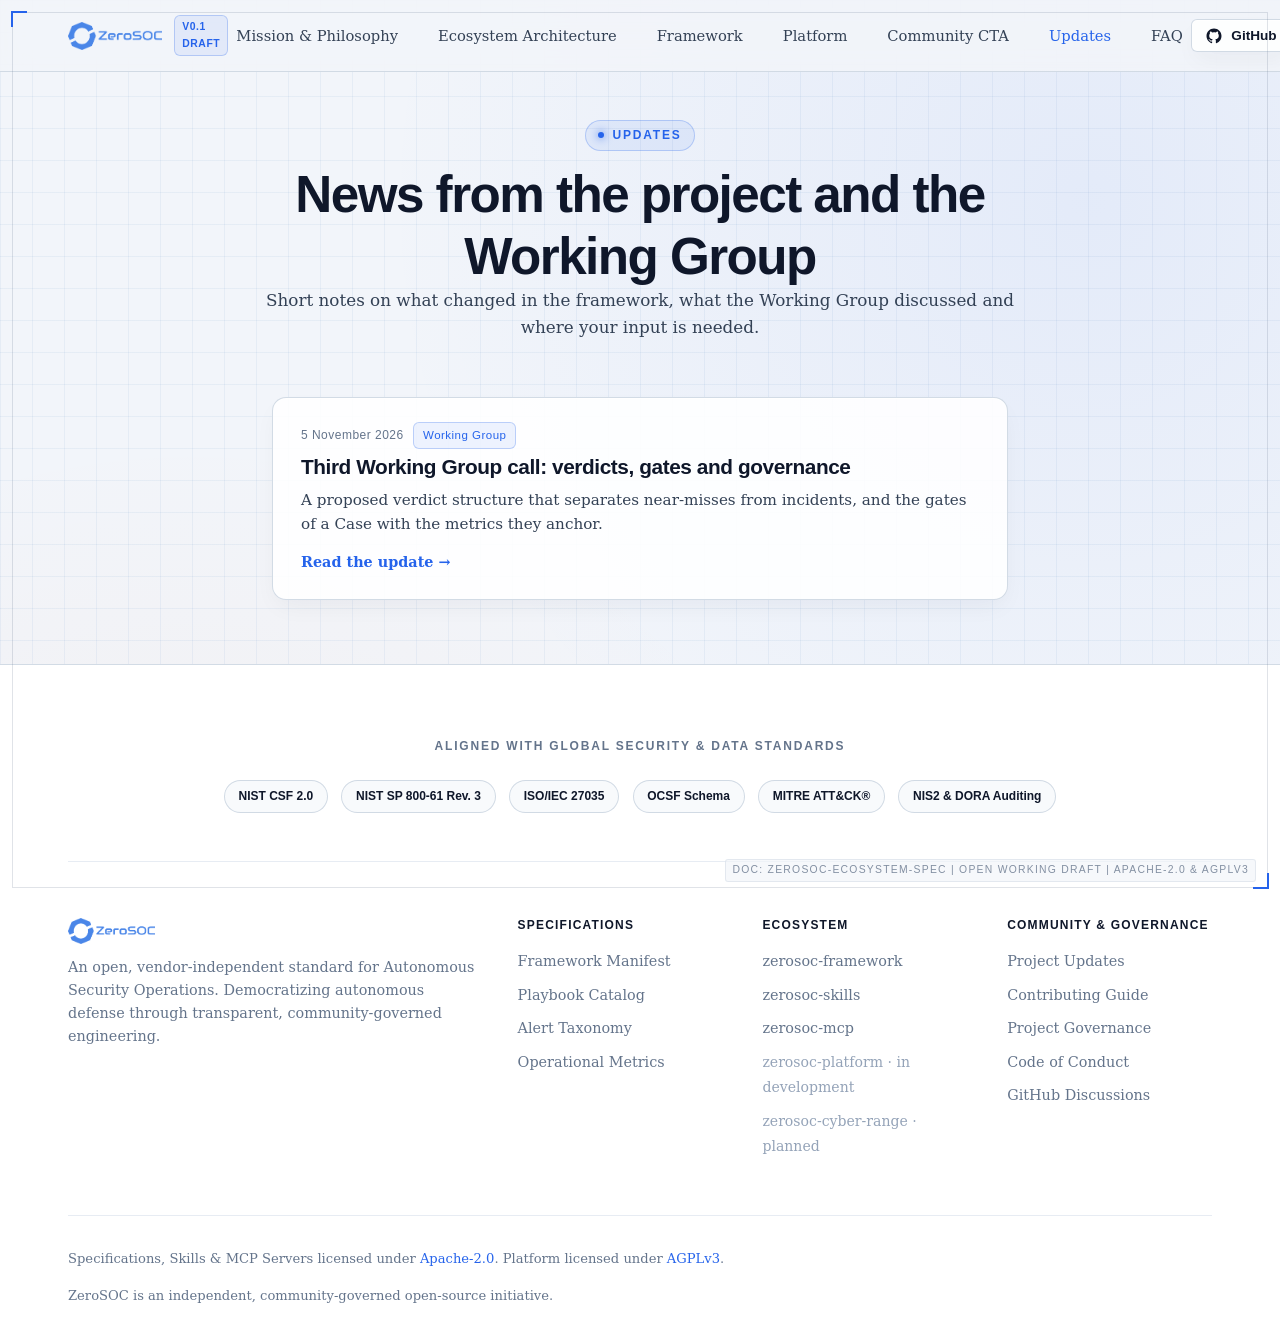
<file: updates/index.html>
<!doctype html>
<html lang="en">

<head>
  <meta charset="utf-8">
  <meta name="viewport" content="width=device-width, initial-scale=1">
  <title>Updates — ZeroSOC.org</title>
  <meta name="description" content="News from the ZeroSOC project and the ZeroSOC Working Group.">

  <!-- Open Graph / Meta -->
  <meta property="og:type" content="website">
  <meta property="og:title" content="Updates — ZeroSOC.org">
  <meta property="og:description" content="News from the ZeroSOC project and the ZeroSOC Working Group.">
  <meta property="og:url" content="https://zerosoc.org/updates/">

  <!-- Favicon -->
  <link rel="icon" type="image/svg+xml" href="../assets/favicon.svg">
  <link rel="icon" type="image/png" sizes="64x64" href="../assets/favicon.png">
  <link rel="alternate icon" href="../assets/favicon.ico">

  <!-- Stylesheets -->
  <link rel="stylesheet" href="../css/tokens.css">
  <link rel="stylesheet" href="../css/layout.css">
  <link rel="stylesheet" href="../css/components.css">
  <link rel="stylesheet" href="../css/updates.css">
</head>

<body>

  <!-- Blueprint Registration Frame & Stamp -->
  <div class="blueprint-frame" aria-hidden="true"></div>
  <div class="dwg-stamp" aria-hidden="true">DOC: ZEROSOC-ECOSYSTEM-SPEC | OPEN WORKING DRAFT | APACHE-2.0 &amp; AGPLv3</div>

  <!-- 1. HUD Navigation Header -->
  <header class="hud-header">
    <div class="container nav-container">
      <a href="../" class="nav-brand" aria-label="ZeroSOC.org Home">
        <img src="../assets/zerosoc_logo.png" alt="ZeroSOC Logo" class="brand-logo-img">
        <span class="brand-badge">v0.1 Draft</span>
      </a>

      <nav aria-label="Main Navigation">
        <ul class="nav-links">
          <li><a href="../#mission" class="nav-link">Mission &amp; Philosophy</a></li>
          <li><a href="../#ecosystem" class="nav-link">Ecosystem Architecture</a></li>
          <li><a href="../#framework" class="nav-link">Framework</a></li>
          <li><a href="../#platform" class="nav-link">Platform</a></li>
          <li><a href="../#cta" class="nav-link">Community CTA</a></li>
          <li><a href="./" class="nav-link active" aria-current="page">Updates</a></li>
          <li><a href="../#faq" class="nav-link">FAQ</a></li>
        </ul>
      </nav>

      <div class="nav-actions">
        <a href="https://github.com/ZeroSOC" target="_blank" rel="noopener noreferrer" class="btn btn-secondary btn-sm"
          aria-label="ZeroSOC on GitHub">
          <svg width="18" height="18" viewBox="0 0 24 24" fill="currentColor" aria-hidden="true">
            <path fill-rule="evenodd" clip-rule="evenodd"
              d="M12 2C6.477 2 2 6.484 2 12.017c0 4.425 2.865 8.18 6.839 9.504.5.092.682-.217.682-.483 0-.237-.008-.868-.013-1.703-2.782.605-3.369-1.343-3.369-1.343-.454-1.158-1.11-1.466-1.11-1.466-.908-.62.069-.608.069-.608 1.003.07 1.53 1.032 1.53 1.032.892 1.53 2.341 1.088 2.91.832.092-.647.35-1.088.636-1.338-2.22-.253-4.555-1.113-4.555-4.951 0-1.093.39-1.988 1.029-2.688-.103-.253-.446-1.272.098-2.65 0 0 .84-.27 2.75 1.026A9.564 9.564 0 0112 6.844c.85.004 1.705.115 2.504.337 1.909-1.296 2.747-1.027 2.747-1.027.546 1.379.202 2.398.1 2.651.64.7 1.028 1.595 1.028 2.688 0 3.848-2.339 4.695-4.566 4.943.359.309.678.92.678 1.855 0 1.338-.012 2.419-.012 2.747 0 .268.18.58.688.482A10.019 10.019 0 0022 12.017C22 6.484 17.522 2 12 2z" />
          </svg>
          <span>GitHub</span>
        </a>
        <button class="mobile-menu-toggle" aria-label="Toggle navigation menu" aria-expanded="false">
          <svg width="20" height="20" viewBox="0 0 24 24" fill="none" stroke="currentColor" stroke-width="2">
            <path d="M4 6h16M4 12h16M4 18h16" />
          </svg>
        </button>
      </div>
    </div>
  </header>

  <main class="updates-page">
    <div class="container">
      <div class="section-header">
        <div class="kicker">Updates</div>
        <h1>News from the project and the Working Group</h1>
        <p>Short notes on what changed in the framework, what the Working Group discussed and where your input is needed.</p>
      </div>

      <div class="updates-list">
        <a class="update-card" href="2026-11-05-third-working-group-call.html">
          <div class="update-meta">
            <time datetime="2026-11-05">5 November 2026</time>
            <span class="tag blue">Working Group</span>
          </div>
          <h2>Third Working Group call: verdicts, gates and governance</h2>
          <p>A proposed verdict structure that separates near-misses from incidents, and the gates of a Case
            with the metrics they anchor.</p>
          <span class="update-more">Read the update →</span>
        </a>
      </div>
    </div>
  </main>

  <footer class="site-footer">
    <div class="container">
      <!-- Standards Alignment Grid -->
      <div class="standards-section">
        <div class="standards-heading">Aligned with Global Security &amp; Data Standards</div>
        <div class="standards-badges">
          <span class="standards-pill">NIST CSF 2.0</span>
          <span class="standards-pill">NIST SP 800-61 Rev. 3</span>
          <span class="standards-pill">ISO/IEC 27035</span>
          <span class="standards-pill">OCSF Schema</span>
          <span class="standards-pill">MITRE ATT&amp;CK®</span>
          <span class="standards-pill">NIS2 &amp; DORA Auditing</span>
        </div>
      </div>

      <!-- Footer Links Grid -->
      <div class="footer-grid">
        <div class="footer-brand">
          <div style="display:flex; align-items:center; gap:0.6rem; margin-bottom:0.75rem;">
            <img src="../assets/zerosoc_logo.png" alt="ZeroSOC Logo" style="height:26px; width:auto;">
          </div>
          <p>
            An open, vendor-independent standard for Autonomous Security Operations. Democratizing autonomous defense
            through transparent, community-governed engineering.
          </p>
        </div>

        <div class="footer-col">
          <h5>Specifications</h5>
          <ul class="footer-links">
            <li><a href="https://github.com/ZeroSOC/zerosoc-framework/blob/main/01-Foundation/framework_manifest.md"
                target="_blank" rel="noopener noreferrer">Framework Manifest</a></li>
            <li><a href="https://github.com/ZeroSOC/zerosoc-framework/tree/main/04-Playbooks" target="_blank"
                rel="noopener noreferrer">Playbook Catalog</a></li>
            <li><a href="https://github.com/ZeroSOC/zerosoc-framework/blob/main/02-Taxonomy/alert_types.md"
                target="_blank" rel="noopener noreferrer">Alert Taxonomy</a></li>
            <li><a href="https://github.com/ZeroSOC/zerosoc-framework/blob/main/05-Metrics/operational_metrics.md"
                target="_blank" rel="noopener noreferrer">Operational Metrics</a></li>
          </ul>
        </div>

        <div class="footer-col">
          <h5>Ecosystem</h5>
          <ul class="footer-links">
            <li><a href="https://github.com/ZeroSOC/zerosoc-framework" target="_blank"
                rel="noopener noreferrer">zerosoc-framework</a></li>
            <li><a href="https://github.com/ZeroSOC/zerosoc-skills" target="_blank"
                rel="noopener noreferrer">zerosoc-skills</a></li>
            <li><a href="https://github.com/ZeroSOC/zerosoc-mcp" target="_blank"
                rel="noopener noreferrer">zerosoc-mcp</a></li>
            <li><span class="footer-muted">zerosoc-platform · in development</span></li>
            <li><span class="footer-muted">zerosoc-cyber-range · planned</span></li>
          </ul>
        </div>

        <div class="footer-col">
          <h5>Community &amp; Governance</h5>
          <ul class="footer-links">
            <li><a href="./">Project Updates</a></li>
            <li><a href="https://github.com/ZeroSOC/zerosoc-framework/blob/main/CONTRIBUTING.md" target="_blank"
                rel="noopener noreferrer">Contributing Guide</a></li>
            <li><a href="https://github.com/ZeroSOC/zerosoc-framework/blob/main/GOVERNANCE.md" target="_blank"
                rel="noopener noreferrer">Project Governance</a></li>
            <li><a href="https://github.com/ZeroSOC/zerosoc-framework/blob/main/CODE_OF_CONDUCT.md" target="_blank"
                rel="noopener noreferrer">Code of Conduct</a></li>
            <li><a href="https://github.com/ZeroSOC/zerosoc-framework/discussions" target="_blank"
                rel="noopener noreferrer">GitHub Discussions</a></li>
          </ul>
        </div>
      </div>

      <!-- Footer Bottom -->
      <div class="footer-bottom">
        <div>
          Specifications, Skills &amp; MCP Servers licensed under <a
            href="https://www.apache.org/licenses/LICENSE-2.0" target="_blank" rel="noopener noreferrer">Apache-2.0</a>.
          Platform licensed under <a href="https://www.gnu.org/licenses/agpl-3.0.html" target="_blank"
            rel="noopener noreferrer">AGPLv3</a>.
        </div>
        <div>
          ZeroSOC is an independent, community-governed open-source initiative.
        </div>
      </div>
    </div>
  </footer>

  <script src="../js/main.js"></script>
</body>

</html>
</file>
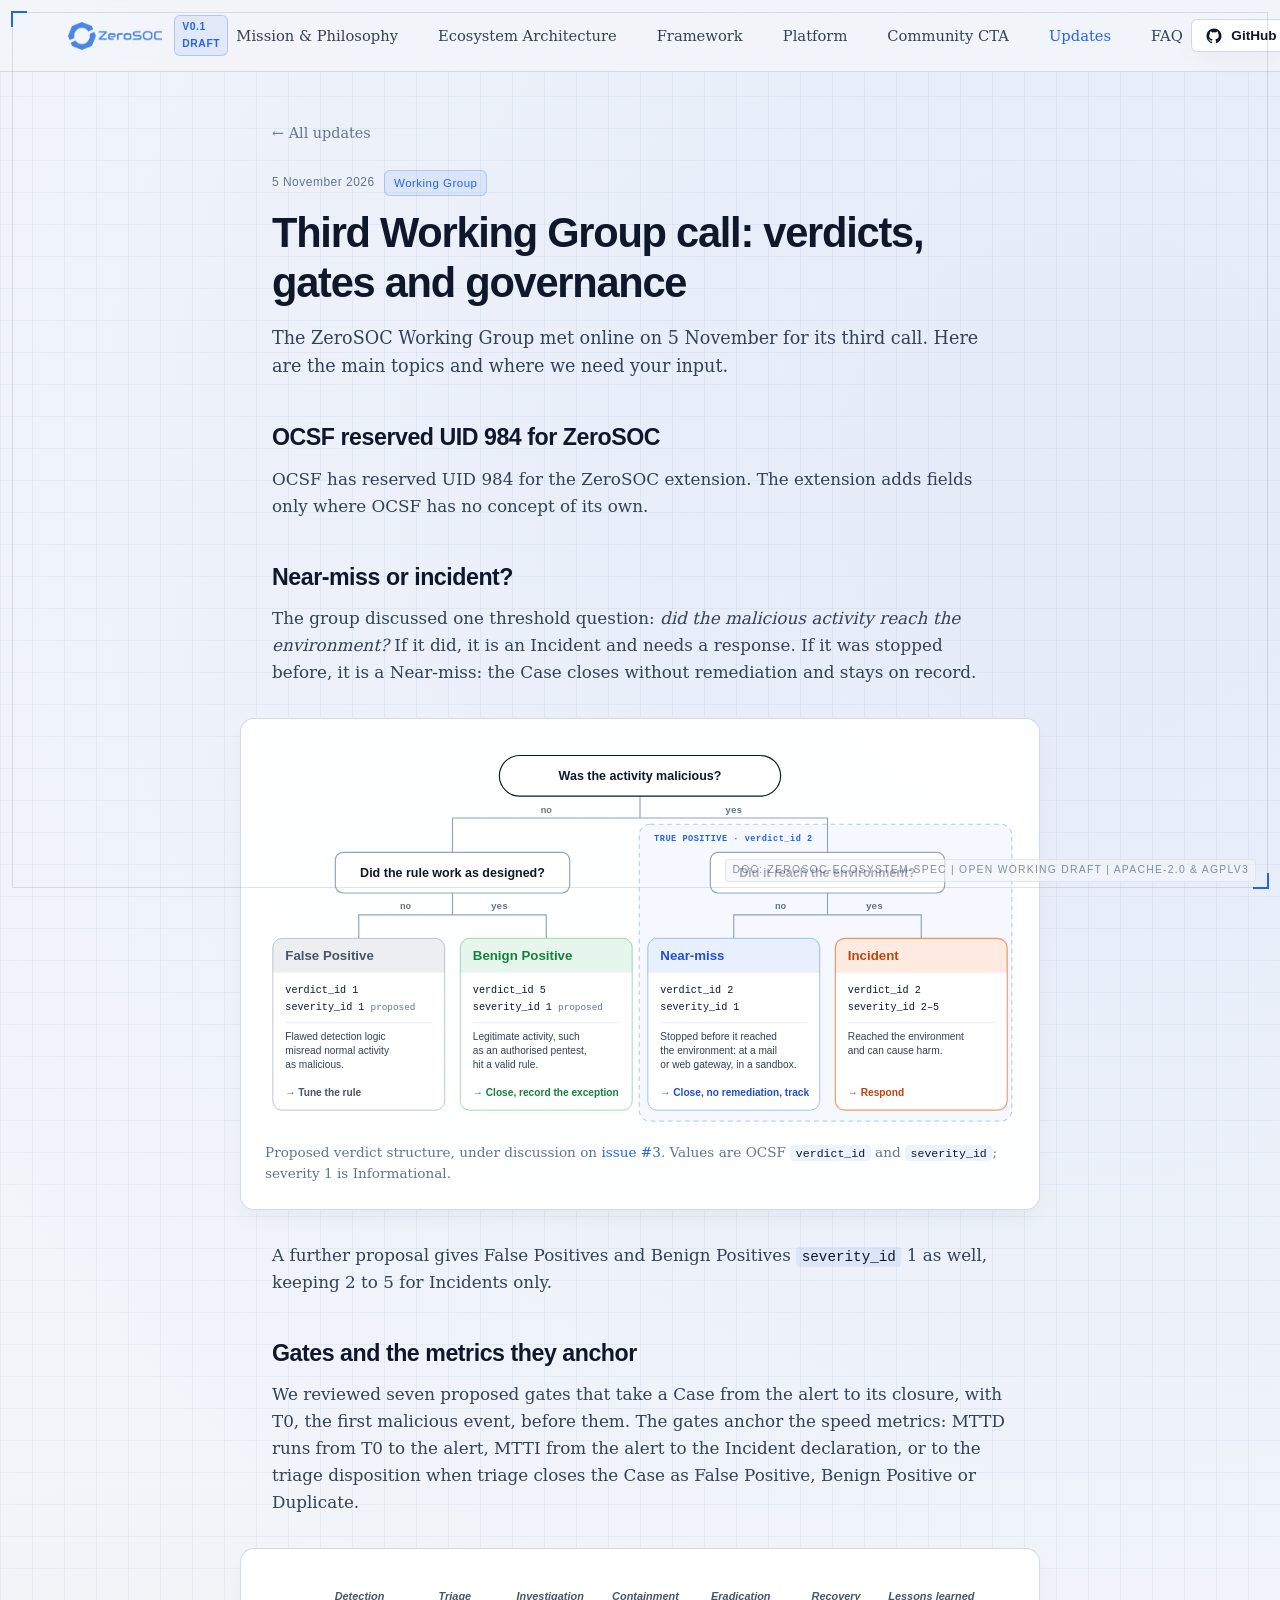
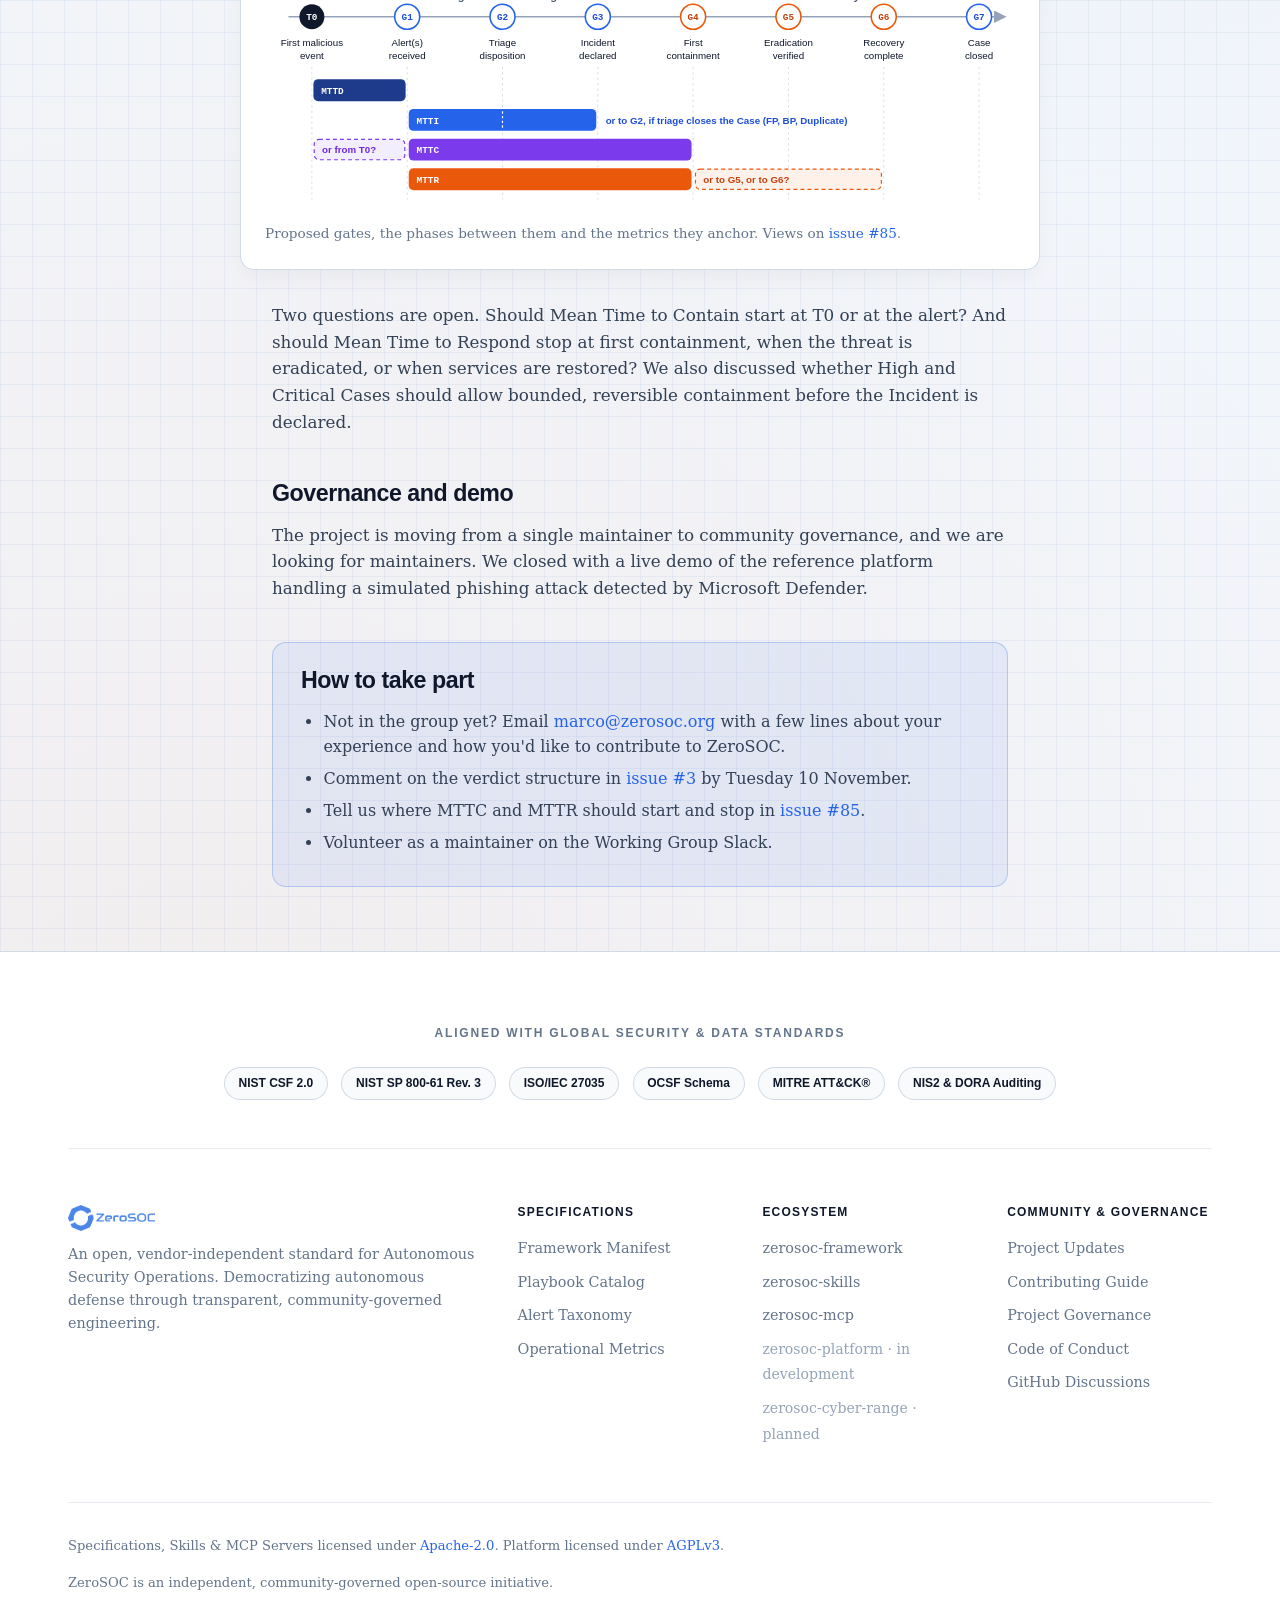
<file: updates/2026-11-05-third-working-group-call.html>
<!doctype html>
<html lang="en">

<head>
  <meta charset="utf-8">
  <meta name="viewport" content="width=device-width, initial-scale=1">
  <title>Third Working Group call — ZeroSOC.org</title>
  <meta name="description" content="Recap of the third ZeroSOC Working Group call on 5 November 2026: a proposed verdict structure for near-misses and incidents, and the gates of a Case with the metrics they anchor.">

  <!-- Open Graph / Meta -->
  <meta property="og:type" content="article">
  <meta property="og:title" content="Third Working Group call — ZeroSOC.org">
  <meta property="og:description" content="Recap of the third ZeroSOC Working Group call on 5 November 2026: a proposed verdict structure for near-misses and incidents, and the gates of a Case with the metrics they anchor.">
  <meta property="og:url" content="https://zerosoc.org/updates/2026-11-05-third-working-group-call.html">

  <!-- Favicon -->
  <link rel="icon" type="image/svg+xml" href="../assets/favicon.svg">
  <link rel="icon" type="image/png" sizes="64x64" href="../assets/favicon.png">
  <link rel="alternate icon" href="../assets/favicon.ico">

  <!-- Stylesheets -->
  <link rel="stylesheet" href="../css/tokens.css">
  <link rel="stylesheet" href="../css/layout.css">
  <link rel="stylesheet" href="../css/components.css">
  <link rel="stylesheet" href="../css/updates.css">
</head>

<body>

  <!-- Blueprint Registration Frame & Stamp -->
  <div class="blueprint-frame" aria-hidden="true"></div>
  <div class="dwg-stamp" aria-hidden="true">DOC: ZEROSOC-ECOSYSTEM-SPEC | OPEN WORKING DRAFT | APACHE-2.0 &amp; AGPLv3</div>

  <!-- 1. HUD Navigation Header -->
  <header class="hud-header">
    <div class="container nav-container">
      <a href="../" class="nav-brand" aria-label="ZeroSOC.org Home">
        <img src="../assets/zerosoc_logo.png" alt="ZeroSOC Logo" class="brand-logo-img">
        <span class="brand-badge">v0.1 Draft</span>
      </a>

      <nav aria-label="Main Navigation">
        <ul class="nav-links">
          <li><a href="../#mission" class="nav-link">Mission &amp; Philosophy</a></li>
          <li><a href="../#ecosystem" class="nav-link">Ecosystem Architecture</a></li>
          <li><a href="../#framework" class="nav-link">Framework</a></li>
          <li><a href="../#platform" class="nav-link">Platform</a></li>
          <li><a href="../#cta" class="nav-link">Community CTA</a></li>
          <li><a href="./" class="nav-link active" aria-current="page">Updates</a></li>
          <li><a href="../#faq" class="nav-link">FAQ</a></li>
        </ul>
      </nav>

      <div class="nav-actions">
        <a href="https://github.com/ZeroSOC" target="_blank" rel="noopener noreferrer" class="btn btn-secondary btn-sm"
          aria-label="ZeroSOC on GitHub">
          <svg width="18" height="18" viewBox="0 0 24 24" fill="currentColor" aria-hidden="true">
            <path fill-rule="evenodd" clip-rule="evenodd"
              d="M12 2C6.477 2 2 6.484 2 12.017c0 4.425 2.865 8.18 6.839 9.504.5.092.682-.217.682-.483 0-.237-.008-.868-.013-1.703-2.782.605-3.369-1.343-3.369-1.343-.454-1.158-1.11-1.466-1.11-1.466-.908-.62.069-.608.069-.608 1.003.07 1.53 1.032 1.53 1.032.892 1.53 2.341 1.088 2.91.832.092-.647.35-1.088.636-1.338-2.22-.253-4.555-1.113-4.555-4.951 0-1.093.39-1.988 1.029-2.688-.103-.253-.446-1.272.098-2.65 0 0 .84-.27 2.75 1.026A9.564 9.564 0 0112 6.844c.85.004 1.705.115 2.504.337 1.909-1.296 2.747-1.027 2.747-1.027.546 1.379.202 2.398.1 2.651.64.7 1.028 1.595 1.028 2.688 0 3.848-2.339 4.695-4.566 4.943.359.309.678.92.678 1.855 0 1.338-.012 2.419-.012 2.747 0 .268.18.58.688.482A10.019 10.019 0 0022 12.017C22 6.484 17.522 2 12 2z" />
          </svg>
          <span>GitHub</span>
        </a>
        <button class="mobile-menu-toggle" aria-label="Toggle navigation menu" aria-expanded="false">
          <svg width="20" height="20" viewBox="0 0 24 24" fill="none" stroke="currentColor" stroke-width="2">
            <path d="M4 6h16M4 12h16M4 18h16" />
          </svg>
        </button>
      </div>
    </div>
  </header>

  <main class="updates-page">
    <div class="container">
      <article class="post">
        <a href="./" class="post-back">← All updates</a>

        <header class="post-header">
          <div class="update-meta">
            <time datetime="2026-11-05">5 November 2026</time>
            <span class="tag blue">Working Group</span>
          </div>
          <h1>Third Working Group call: verdicts, gates and governance</h1>
          <p class="post-lede">
            The ZeroSOC Working Group met online on 5 November for its third call. Here are the main topics and where
            we need your input.
          </p>
        </header>

        <div class="post-body">
          <h2>OCSF reserved UID 984 for ZeroSOC</h2>
          <p>
            OCSF has reserved UID 984 for the ZeroSOC extension. The extension adds fields only where OCSF has no
            concept of its own.
          </p>

          <h2>Near-miss or incident?</h2>
          <p>
            The group discussed one threshold question: <em>did the malicious activity reach the environment?</em>
            If it did, it is an Incident and needs a response. If it was stopped before, it is a Near-miss: the Case
            closes without remediation and stays on record.
          </p>

          <figure class="post-figure">
            <svg viewBox="0 0 960 490" role="img" aria-labelledby="vs-title vs-desc">
              <title id="vs-title">Proposed verdict structure for a closed Case</title>
              <desc id="vs-desc">Decision tree. Was the activity malicious? If not, and the rule did not work as designed, the Case is a False Positive (verdict_id 1). If not, and the rule worked as designed, it is a Benign Positive (verdict_id 5). If it was malicious, the verdict is True Positive (verdict_id 2), and the question is whether it reached the environment: if not, it is a Near-miss with severity_id 1, closed and tracked; if it did, it is an Incident with severity_id 2 to 5 and needs a response. The proposal gives False Positives and Benign Positives severity_id 1 too.</desc>
              <style>
                .q { font: 600 16px 'Helvetica Neue', Helvetica, Arial, 'Segoe UI', system-ui, sans-serif; fill: #0f172a; }
                .t { font: 700 17px 'Helvetica Neue', Helvetica, Arial, 'Segoe UI', system-ui, sans-serif; }
                .m { font: 500 13px ui-monospace, Menlo, Consolas, monospace; fill: #0f172a; }
                .mm { font: 500 12px ui-monospace, Menlo, Consolas, monospace; fill: #64748b; }
                .b { font: 400 13px 'Helvetica Neue', Helvetica, Arial, 'Segoe UI', system-ui, sans-serif; fill: #334155; }
                .a { font: 600 13px 'Helvetica Neue', Helvetica, Arial, 'Segoe UI', system-ui, sans-serif; }
                .lbl { font: 600 12px ui-monospace, Menlo, Consolas, monospace; fill: #64748b; }
                .grp { font: 600 11px ui-monospace, Menlo, Consolas, monospace; fill: #2563eb; letter-spacing: 0.06em; }
                .ln { fill: none; stroke: #94a3b8; stroke-width: 1.5; }
              </style>

              <!-- True Positive group -->
              <rect x="479" y="104" width="477" height="380" rx="14" fill="rgba(37,99,235,0.04)" stroke="#2563eb" stroke-opacity="0.45" stroke-dasharray="6 5"/>
              <text x="498" y="126" class="grp">TRUE POSITIVE · verdict_id 2</text>

              <!-- Connectors -->
              <path class="ln" d="M480 68 V96 H240 V140 M480 96 H720 V140"/>
              <path class="ln" d="M240 192 V220 H120 V250 M240 220 H360 V250"/>
              <path class="ln" d="M720 192 V220 H600 V250 M720 220 H840 V250"/>
              <text x="360" y="89" text-anchor="middle" class="lbl">no</text>
              <text x="600" y="89" text-anchor="middle" class="lbl">yes</text>
              <text x="180" y="213" text-anchor="middle" class="lbl">no</text>
              <text x="300" y="213" text-anchor="middle" class="lbl">yes</text>
              <text x="660" y="213" text-anchor="middle" class="lbl">no</text>
              <text x="780" y="213" text-anchor="middle" class="lbl">yes</text>

              <!-- Questions -->
              <rect x="300" y="16" width="360" height="52" rx="26" fill="#ffffff" stroke="#0f172a" stroke-width="1.5"/>
              <text x="480" y="47" text-anchor="middle" class="q">Was the activity malicious?</text>
              <rect x="90" y="140" width="300" height="52" rx="10" fill="#ffffff" stroke="#94a3b8" stroke-width="1.5"/>
              <text x="240" y="171" text-anchor="middle" class="q">Did the rule work as designed?</text>
              <rect x="570" y="140" width="300" height="52" rx="10" fill="#ffffff" stroke="#94a3b8" stroke-width="1.5"/>
              <text x="720" y="171" text-anchor="middle" class="q">Did it reach the environment?</text>

              <!-- False Positive -->
              <g transform="translate(10 250)">
                <rect width="220" height="220" rx="12" fill="#ffffff" stroke="#64748b" stroke-opacity="0.5"/>
                <path d="M0 12 a12 12 0 0 1 12 -12 h196 a12 12 0 0 1 12 12 v32 h-220 z" fill="rgba(100,116,139,0.12)"/>
                <text x="16" y="28" class="t" fill="#475569">False Positive</text>
                <text x="16" y="70" class="m">verdict_id  1</text>
                <text x="16" y="92" class="m">severity_id 1 <tspan class="mm">proposed</tspan></text>
                <line x1="16" y1="108" x2="204" y2="108" stroke="#e2e8f0"/>
                <text class="b"><tspan x="16" y="130">Flawed detection logic</tspan><tspan x="16" y="148">misread normal activity</tspan><tspan x="16" y="166">as malicious.</tspan></text>
                <text x="16" y="202" class="a" fill="#475569">→ Tune the rule</text>
              </g>

              <!-- Benign Positive -->
              <g transform="translate(250 250)">
                <rect width="220" height="220" rx="12" fill="#ffffff" stroke="#16a34a" stroke-opacity="0.5"/>
                <path d="M0 12 a12 12 0 0 1 12 -12 h196 a12 12 0 0 1 12 12 v32 h-220 z" fill="rgba(22,163,74,0.10)"/>
                <text x="16" y="28" class="t" fill="#15803d">Benign Positive</text>
                <text x="16" y="70" class="m">verdict_id  5</text>
                <text x="16" y="92" class="m">severity_id 1 <tspan class="mm">proposed</tspan></text>
                <line x1="16" y1="108" x2="204" y2="108" stroke="#e2e8f0"/>
                <text class="b"><tspan x="16" y="130">Legitimate activity, such</tspan><tspan x="16" y="148">as an authorised pentest,</tspan><tspan x="16" y="166">hit a valid rule.</tspan></text>
                <text x="16" y="202" class="a" fill="#15803d">→ Close, record the exception</text>
              </g>

              <!-- Near-miss -->
              <g transform="translate(490 250)">
                <rect width="220" height="220" rx="12" fill="#ffffff" stroke="#2563eb" stroke-opacity="0.5"/>
                <path d="M0 12 a12 12 0 0 1 12 -12 h196 a12 12 0 0 1 12 12 v32 h-220 z" fill="rgba(37,99,235,0.10)"/>
                <text x="16" y="28" class="t" fill="#1d4ed8">Near-miss</text>
                <text x="16" y="70" class="m">verdict_id  2</text>
                <text x="16" y="92" class="m">severity_id 1</text>
                <line x1="16" y1="108" x2="204" y2="108" stroke="#e2e8f0"/>
                <text class="b"><tspan x="16" y="130">Stopped before it reached</tspan><tspan x="16" y="148">the environment: at a mail</tspan><tspan x="16" y="166">or web gateway, in a sandbox.</tspan></text>
                <text x="16" y="202" class="a" fill="#1d4ed8">→ Close, no remediation, track</text>
              </g>

              <!-- Incident -->
              <g transform="translate(730 250)">
                <rect width="220" height="220" rx="12" fill="#ffffff" stroke="#ea580c" stroke-opacity="0.6" stroke-width="1.5"/>
                <path d="M0 12 a12 12 0 0 1 12 -12 h196 a12 12 0 0 1 12 12 v32 h-220 z" fill="rgba(234,88,12,0.12)"/>
                <text x="16" y="28" class="t" fill="#c2410c">Incident</text>
                <text x="16" y="70" class="m">verdict_id  2</text>
                <text x="16" y="92" class="m">severity_id 2–5</text>
                <line x1="16" y1="108" x2="204" y2="108" stroke="#e2e8f0"/>
                <text class="b"><tspan x="16" y="130">Reached the environment</tspan><tspan x="16" y="148">and can cause harm.</tspan></text>
                <text x="16" y="202" class="a" fill="#c2410c">→ Respond</text>
              </g>
            </svg>
            <figcaption>
              Proposed verdict structure, under discussion on
              <a href="https://github.com/ZeroSOC/zerosoc-framework/issues/3" target="_blank" rel="noopener noreferrer">issue #3</a>.
              Values are OCSF <code>verdict_id</code> and <code>severity_id</code>; severity 1 is Informational.
            </figcaption>
          </figure>

          <p>
            A further proposal gives False Positives and Benign Positives <code>severity_id</code> 1 as well, keeping
            2 to 5 for Incidents only.
          </p>

          <h2>Gates and the metrics they anchor</h2>
          <p>
            We reviewed seven proposed gates that take a Case from the alert to its closure, with T0, the first
            malicious event, before them. The gates anchor the speed metrics: MTTD runs from T0 to the alert, MTTI
            from the alert to the Incident declaration, or to the triage disposition when triage closes the Case as
            False Positive, Benign Positive or Duplicate.
          </p>

          <figure class="post-figure">
            <svg viewBox="0 0 960 300" role="img" aria-labelledby="gt-title gt-desc">
              <title id="gt-title">Proposed gates of a Case and the metrics they anchor</title>
              <desc id="gt-desc">Timeline from T0, the first malicious event, through G1 Alerts received, G2 Triage disposition, G3 Incident declared, G4 First containment, G5 Eradication verified, G6 Recovery complete and G7 Case closed. The phases between them are detection, triage, investigation, containment, eradication, recovery and lessons learned. MTTD runs from T0 to G1. MTTI runs from G1 to G3, or to G2 when triage closes the Case as False Positive, Benign Positive or Duplicate. MTTC runs from G1 to G4; whether it should start at T0 instead is open. MTTR starts at G1 and stops at G4, G5 or G6; which one is open.</desc>
              <style>
                .seg { font: 600 14px 'Helvetica Neue', Helvetica, Arial, 'Segoe UI', system-ui, sans-serif; fill: #475569; font-style: italic; }
                .g { font: 700 12px ui-monospace, Menlo, Consolas, monospace; }
                .gl { font: 500 12.5px 'Helvetica Neue', Helvetica, Arial, 'Segoe UI', system-ui, sans-serif; fill: #0f172a; }
                .bar { font: 700 12px ui-monospace, Menlo, Consolas, monospace; fill: #ffffff; }
                .alt { font: 600 12.5px 'Helvetica Neue', Helvetica, Arial, 'Segoe UI', system-ui, sans-serif; }
                .tick { stroke: #94a3b8; stroke-opacity: 0.45; stroke-width: 1; stroke-dasharray: 3 4; }
              </style>
              <defs>
                <marker id="gt-arrow" viewBox="0 0 10 10" refX="8" refY="5" markerWidth="8" markerHeight="8" orient="auto">
                  <path d="M0 0 L10 5 L0 10 z" fill="#94a3b8"/>
                </marker>
              </defs>

              <!-- Guides from each gate down through the metric rows -->
              <g class="tick">
                <line x1="60" y1="120" x2="60" y2="290"/><line x1="182" y1="120" x2="182" y2="290"/>
                <line x1="304" y1="120" x2="304" y2="290"/><line x1="426" y1="120" x2="426" y2="290"/>
                <line x1="548" y1="120" x2="548" y2="290"/><line x1="670" y1="120" x2="670" y2="290"/>
                <line x1="792" y1="120" x2="792" y2="290"/><line x1="914" y1="120" x2="914" y2="290"/>
              </g>

              <!-- Phases between gates -->
              <g class="seg" text-anchor="middle">
                <text x="121" y="34">Detection</text><text x="243" y="34">Triage</text>
                <text x="365" y="34">Investigation</text><text x="487" y="34">Containment</text>
                <text x="609" y="34">Eradication</text><text x="731" y="34">Recovery</text>
                <text x="853" y="34">Lessons learned</text>
              </g>

              <!-- Axis and gates -->
              <line x1="30" y1="56" x2="946" y2="56" stroke="#94a3b8" stroke-width="2" marker-end="url(#gt-arrow)"/>
              <g class="g" text-anchor="middle">
                <circle cx="60" cy="56" r="16" fill="#0f172a"/><text x="60" y="60" fill="#ffffff">T0</text>
                <circle cx="182" cy="56" r="16" fill="#ffffff" stroke="#2563eb" stroke-width="2"/><text x="182" y="60" fill="#1d4ed8">G1</text>
                <circle cx="304" cy="56" r="16" fill="#ffffff" stroke="#2563eb" stroke-width="2"/><text x="304" y="60" fill="#1d4ed8">G2</text>
                <circle cx="426" cy="56" r="16" fill="#ffffff" stroke="#2563eb" stroke-width="2"/><text x="426" y="60" fill="#1d4ed8">G3</text>
                <circle cx="548" cy="56" r="16" fill="#ffffff" stroke="#ea580c" stroke-width="2"/><text x="548" y="60" fill="#c2410c">G4</text>
                <circle cx="670" cy="56" r="16" fill="#ffffff" stroke="#ea580c" stroke-width="2"/><text x="670" y="60" fill="#c2410c">G5</text>
                <circle cx="792" cy="56" r="16" fill="#ffffff" stroke="#ea580c" stroke-width="2"/><text x="792" y="60" fill="#c2410c">G6</text>
                <circle cx="914" cy="56" r="16" fill="#ffffff" stroke="#2563eb" stroke-width="2"/><text x="914" y="60" fill="#1d4ed8">G7</text>
              </g>
              <g class="gl" text-anchor="middle">
                <text x="60" y="94">First malicious</text><text x="60" y="110">event</text>
                <text x="182" y="94">Alert(s)</text><text x="182" y="110">received</text>
                <text x="304" y="94">Triage</text><text x="304" y="110">disposition</text>
                <text x="426" y="94">Incident</text><text x="426" y="110">declared</text>
                <text x="548" y="94">First</text><text x="548" y="110">containment</text>
                <text x="670" y="94">Eradication</text><text x="670" y="110">verified</text>
                <text x="792" y="94">Recovery</text><text x="792" y="110">complete</text>
                <text x="914" y="94">Case</text><text x="914" y="110">closed</text>
              </g>

              <!-- MTTD: T0 to G1 -->
              <rect x="62" y="136" width="118" height="28" rx="6" fill="#1e3a8a"/>
              <text x="72" y="155" class="bar">MTTD</text>

              <!-- MTTI: G1 to G3, or to G2 when triage closes the Case -->
              <rect x="184" y="174" width="240" height="28" rx="6" fill="#2563eb"/>
              <line x1="304" y1="177" x2="304" y2="199" stroke="#ffffff" stroke-width="1.5" stroke-dasharray="3 3"/>
              <text x="194" y="193" class="bar">MTTI</text>
              <text x="436" y="193" class="alt" fill="#1d4ed8">or to G2, if triage closes the Case (FP, BP, Duplicate)</text>

              <!-- MTTC: G1 to G4, or from T0? -->
              <rect x="63" y="213" width="116" height="26" rx="6" fill="#f3eefe" stroke="#7c3aed" stroke-width="1.5" stroke-dasharray="5 4"/>
              <text x="73" y="231" class="alt" fill="#6d28d9">or from T0?</text>
              <rect x="184" y="212" width="362" height="28" rx="6" fill="#7c3aed"/>
              <text x="194" y="231" class="bar">MTTC</text>

              <!-- MTTR: G1 to G4, or to G5, or to G6? -->
              <rect x="184" y="250" width="362" height="28" rx="6" fill="#ea580c"/>
              <text x="194" y="269" class="bar">MTTR</text>
              <rect x="551" y="251" width="238" height="26" rx="6" fill="#fdf1ea" stroke="#ea580c" stroke-width="1.5" stroke-dasharray="5 4"/>
              <text x="561" y="269" class="alt" fill="#c2410c">or to G5, or to G6?</text>
            </svg>
            <figcaption>
              Proposed gates, the phases between them and the metrics they anchor. Views on
              <a href="https://github.com/ZeroSOC/zerosoc-framework/issues/85" target="_blank" rel="noopener noreferrer">issue #85</a>.
            </figcaption>
          </figure>

          <p>
            Two questions are open. Should Mean Time to Contain start at T0 or at the alert? And should Mean Time to
            Respond stop at first containment, when the threat is eradicated, or when services are restored? We also
            discussed whether High and Critical Cases should allow bounded, reversible containment before the Incident
            is declared.
          </p>

          <h2>Governance and demo</h2>
          <p>
            The project is moving from a single maintainer to community governance, and we are looking for
            maintainers. We closed with a live demo of the reference platform handling a simulated phishing attack
            detected by Microsoft Defender.
          </p>

          <section class="post-callout" aria-labelledby="next-steps">
            <h2 id="next-steps">How to take part</h2>
            <ul>
              <li>Not in the group yet? Email
                <a href="mailto:marco@zerosoc.org?subject=Joining%20the%20ZeroSOC%20Working%20Group">marco@zerosoc.org</a>
                with a few lines about your experience and how you&#39;d like to contribute to ZeroSOC.</li>
              <li>Comment on the verdict structure in
                <a href="https://github.com/ZeroSOC/zerosoc-framework/issues/3" target="_blank" rel="noopener noreferrer">issue #3</a>
                by Tuesday 10 November.</li>
              <li>Tell us where MTTC and MTTR should start and stop in
                <a href="https://github.com/ZeroSOC/zerosoc-framework/issues/85" target="_blank" rel="noopener noreferrer">issue #85</a>.</li>
              <li>Volunteer as a maintainer on the Working Group Slack.</li>
            </ul>
          </section>
        </div>
      </article>
    </div>
  </main>

  <footer class="site-footer">
    <div class="container">
      <!-- Standards Alignment Grid -->
      <div class="standards-section">
        <div class="standards-heading">Aligned with Global Security &amp; Data Standards</div>
        <div class="standards-badges">
          <span class="standards-pill">NIST CSF 2.0</span>
          <span class="standards-pill">NIST SP 800-61 Rev. 3</span>
          <span class="standards-pill">ISO/IEC 27035</span>
          <span class="standards-pill">OCSF Schema</span>
          <span class="standards-pill">MITRE ATT&amp;CK®</span>
          <span class="standards-pill">NIS2 &amp; DORA Auditing</span>
        </div>
      </div>

      <!-- Footer Links Grid -->
      <div class="footer-grid">
        <div class="footer-brand">
          <div style="display:flex; align-items:center; gap:0.6rem; margin-bottom:0.75rem;">
            <img src="../assets/zerosoc_logo.png" alt="ZeroSOC Logo" style="height:26px; width:auto;">
          </div>
          <p>
            An open, vendor-independent standard for Autonomous Security Operations. Democratizing autonomous defense
            through transparent, community-governed engineering.
          </p>
        </div>

        <div class="footer-col">
          <h5>Specifications</h5>
          <ul class="footer-links">
            <li><a href="https://github.com/ZeroSOC/zerosoc-framework/blob/main/01-Foundation/framework_manifest.md"
                target="_blank" rel="noopener noreferrer">Framework Manifest</a></li>
            <li><a href="https://github.com/ZeroSOC/zerosoc-framework/tree/main/04-Playbooks" target="_blank"
                rel="noopener noreferrer">Playbook Catalog</a></li>
            <li><a href="https://github.com/ZeroSOC/zerosoc-framework/blob/main/02-Taxonomy/alert_types.md"
                target="_blank" rel="noopener noreferrer">Alert Taxonomy</a></li>
            <li><a href="https://github.com/ZeroSOC/zerosoc-framework/blob/main/05-Metrics/operational_metrics.md"
                target="_blank" rel="noopener noreferrer">Operational Metrics</a></li>
          </ul>
        </div>

        <div class="footer-col">
          <h5>Ecosystem</h5>
          <ul class="footer-links">
            <li><a href="https://github.com/ZeroSOC/zerosoc-framework" target="_blank"
                rel="noopener noreferrer">zerosoc-framework</a></li>
            <li><a href="https://github.com/ZeroSOC/zerosoc-skills" target="_blank"
                rel="noopener noreferrer">zerosoc-skills</a></li>
            <li><a href="https://github.com/ZeroSOC/zerosoc-mcp" target="_blank"
                rel="noopener noreferrer">zerosoc-mcp</a></li>
            <li><span class="footer-muted">zerosoc-platform · in development</span></li>
            <li><span class="footer-muted">zerosoc-cyber-range · planned</span></li>
          </ul>
        </div>

        <div class="footer-col">
          <h5>Community &amp; Governance</h5>
          <ul class="footer-links">
            <li><a href="./">Project Updates</a></li>
            <li><a href="https://github.com/ZeroSOC/zerosoc-framework/blob/main/CONTRIBUTING.md" target="_blank"
                rel="noopener noreferrer">Contributing Guide</a></li>
            <li><a href="https://github.com/ZeroSOC/zerosoc-framework/blob/main/GOVERNANCE.md" target="_blank"
                rel="noopener noreferrer">Project Governance</a></li>
            <li><a href="https://github.com/ZeroSOC/zerosoc-framework/blob/main/CODE_OF_CONDUCT.md" target="_blank"
                rel="noopener noreferrer">Code of Conduct</a></li>
            <li><a href="https://github.com/ZeroSOC/zerosoc-framework/discussions" target="_blank"
                rel="noopener noreferrer">GitHub Discussions</a></li>
          </ul>
        </div>
      </div>

      <!-- Footer Bottom -->
      <div class="footer-bottom">
        <div>
          Specifications, Skills &amp; MCP Servers licensed under <a
            href="https://www.apache.org/licenses/LICENSE-2.0" target="_blank" rel="noopener noreferrer">Apache-2.0</a>.
          Platform licensed under <a href="https://www.gnu.org/licenses/agpl-3.0.html" target="_blank"
            rel="noopener noreferrer">AGPLv3</a>.
        </div>
        <div>
          ZeroSOC is an independent, community-governed open-source initiative.
        </div>
      </div>
    </div>
  </footer>

  <script src="../js/main.js"></script>
</body>

</html>
</file>
<file: css/tokens.css>
/**
 * ZeroSOC.org - Design Tokens
 * Light Blueprint Glass Box Theme
 * License: Apache-2.0
 */

:root {
  /* Canvas & Grid */
  --bg-paper: #f2f5fa;
  --bg-paper-alt: #e9eef6;
  --grid-line: rgba(46, 109, 180, 0.065);
  --grid-size: 32px;

  /* Typography Colors */
  --ink-heading: #0f172a;
  --ink-body: #334155;
  --ink-muted: #64748b;
  --ink-light: #94a3b8;
  --ink-on-accent: #ffffff;

  /* Accent & Status Colors */
  --blue-primary: #2563eb;
  --blue-hover: #1d4ed8;
  --blue-soft: rgba(37, 99, 235, 0.08);
  --blue-border: rgba(37, 99, 235, 0.25);
  --blue-glow: rgba(37, 99, 235, 0.2);
  
  --orange-primary: #ea580c;
  --orange-hover: #c2410c;
  --orange-soft: rgba(234, 88, 12, 0.08);
  --orange-border: rgba(234, 88, 12, 0.3);
  --orange-glow: rgba(234, 88, 12, 0.2);

  --green-accent: #16a34a;
  --green-soft: rgba(22, 163, 74, 0.08);
  --green-border: rgba(22, 163, 74, 0.25);

  --purple-accent: #7c3aed;
  --purple-soft: rgba(124, 58, 237, 0.08);
  --purple-border: rgba(124, 58, 237, 0.25);

  /* Glassmorphism Surfaces */
  --glass-bg: rgba(255, 255, 255, 0.88);
  --glass-bg-subtle: rgba(255, 255, 255, 0.65);
  --glass-bg-elevated: rgba(255, 255, 255, 0.95);
  --glass-border: rgba(203, 213, 225, 0.85);
  --glass-border-subtle: rgba(226, 232, 240, 0.7);
  --glass-shadow: 0 10px 25px -5px rgba(15, 23, 42, 0.05), inset 0 1px 0 rgba(255, 255, 255, 0.95);
  --glass-shadow-hover: 0 18px 36px -6px rgba(37, 99, 235, 0.12), inset 0 1px 0 rgba(255, 255, 255, 1);

  /* Typography Stacks: standard fonts only, nothing to download.
     Headings and labels in Helvetica (Arial on Windows), reading text in Georgia,
     monospace only for code and repository names. Android and Linux get the stand-ins. */
  --font-display: 'Helvetica Neue', Helvetica, Arial, 'Liberation Sans', sans-serif;
  --font-label: 'Helvetica Neue', Helvetica, Arial, 'Liberation Sans', sans-serif;
  --font-text: Georgia, 'Noto Serif', 'DejaVu Serif', serif;
  --font-mono: ui-monospace, Menlo, Consolas, 'Liberation Mono', 'Courier New', monospace;

  /* Layout Constants */
  --max-width: 1200px;
  --header-height: 72px;
  --radius-sm: 6px;
  --radius-md: 10px;
  --radius-lg: 14px;
  --radius-pill: 9999px;

  /* Transitions */
  --transition-fast: 150ms cubic-bezier(0.4, 0, 0.2, 1);
  --transition-normal: 250ms cubic-bezier(0.4, 0, 0.2, 1);
}
</file>
<file: css/layout.css>
/**
 * ZeroSOC.org - Layout & Global Styles
 * License: Apache-2.0
 */

* {
  box-sizing: border-box;
  margin: 0;
  padding: 0;
}

html {
  scroll-behavior: smooth;
  font-size: 16px;
}

body {
  background-color: var(--bg-paper);
  background-image: 
    linear-gradient(var(--grid-line) 1px, transparent 1px),
    linear-gradient(90deg, var(--grid-line) 1px, transparent 1px),
    radial-gradient(circle at 85% 15%, rgba(37, 99, 235, 0.07), transparent 45%),
    radial-gradient(circle at 15% 85%, rgba(234, 88, 12, 0.05), transparent 45%);
  background-size: var(--grid-size) var(--grid-size), var(--grid-size) var(--grid-size), 100% 100%, 100% 100%;
  color: var(--ink-body);
  font-family: var(--font-text);
  line-height: 1.6;
  min-height: 100vh;
  position: relative;
  overflow-x: hidden;
  -webkit-font-smoothing: antialiased;
  -moz-osx-font-smoothing: grayscale;
}

/* Blueprint Registration Frame */
.blueprint-frame {
  position: fixed;
  inset: 12px;
  border: 1px solid rgba(100, 116, 139, 0.2);
  pointer-events: none;
  z-index: 99;
}

.blueprint-frame::before,
.blueprint-frame::after {
  content: "";
  position: absolute;
  width: 14px;
  height: 14px;
  border: 2px solid var(--blue-primary);
}

.blueprint-frame::before {
  top: -2px;
  left: -2px;
  border-right: none;
  border-bottom: none;
}

.blueprint-frame::after {
  bottom: -2px;
  right: -2px;
  border-left: none;
  border-top: none;
}

.dwg-stamp {
  position: fixed;
  bottom: 18px;
  right: 24px;
  font-family: var(--font-label);
  font-size: 0.65rem;
  color: var(--ink-muted);
  letter-spacing: 0.12em;
  text-transform: uppercase;
  z-index: 100;
  pointer-events: none;
  opacity: 0.8;
  background: rgba(242, 245, 250, 0.85);
  padding: 2px 6px;
  border-radius: 3px;
  border: 1px solid rgba(203, 213, 225, 0.6);
}

/* Container & Sections */
.container {
  width: 100%;
  max-width: var(--max-width);
  margin: 0 auto;
  padding: 0 1.75rem;
}

section {
  padding: 5rem 0;
  position: relative;
}

section.hero {
  padding-top: calc(var(--header-height) + 3.5rem);
  padding-bottom: 4rem;
}

.section-header {
  text-align: center;
  max-width: 48rem;
  margin: 0 auto 3.5rem;
}

.section-header.text-left {
  text-align: left;
  margin-left: 0;
}

/* Typography Base */
h1, h2, h3, h4, h5, h6 {
  font-family: var(--font-display);
  color: var(--ink-heading);
  line-height: 1.2;
  font-weight: 700;
}

h1 {
  font-size: clamp(2.2rem, 4vw, 3.4rem);
  letter-spacing: -0.03em;
  font-weight: 800;
}

h2 {
  font-size: clamp(1.75rem, 3vw, 2.4rem);
  letter-spacing: -0.02em;
  margin-bottom: 0.8rem;
}

h3 {
  font-size: 1.35rem;
  margin-bottom: 0.5rem;
}

p {
  color: var(--ink-body);
  font-size: 1.05rem;
}

p.lead {
  font-size: 1.2rem;
  color: var(--ink-body);
  line-height: 1.6;
}

a {
  color: var(--blue-primary);
  text-decoration: none;
  transition: color var(--transition-fast);
}

a:hover {
  color: var(--blue-hover);
}

/* Kicker Badge */
.kicker {
  font-family: var(--font-label);
  font-size: 0.75rem;
  font-weight: 600;
  text-transform: uppercase;
  letter-spacing: 0.15em;
  color: var(--blue-primary);
  display: inline-flex;
  align-items: center;
  gap: 0.5rem;
  margin-bottom: 0.85rem;
  background: var(--blue-soft);
  padding: 0.3rem 0.75rem;
  border-radius: var(--radius-pill);
  border: 1px solid var(--blue-border);
}

.kicker.orange {
  color: var(--orange-primary);
  background: var(--orange-soft);
  border-color: var(--orange-border);
}

.kicker::before {
  content: "";
  display: inline-block;
  width: 6px;
  height: 6px;
  border-radius: 50%;
  background: currentColor;
  box-shadow: 0 0 8px currentColor;
}

/* Grids */
.grid-2 {
  display: grid;
  grid-template-columns: repeat(2, 1fr);
  gap: 1.75rem;
}

.grid-3 {
  display: grid;
  grid-template-columns: repeat(3, 1fr);
  gap: 1.75rem;
}

.grid-4 {
  display: grid;
  grid-template-columns: repeat(4, 1fr);
  gap: 1.5rem;
}

@media (max-width: 1024px) {
  .grid-4 {
    grid-template-columns: repeat(2, 1fr);
  }
  .grid-3 {
    grid-template-columns: repeat(2, 1fr);
  }
}

@media (max-width: 768px) {
  .blueprint-frame,
  .dwg-stamp {
    display: none;
  }
  
  .container {
    padding: 0 1.25rem;
  }
  
  section {
    padding: 3.5rem 0;
  }
  
  section.hero {
    padding-top: calc(var(--header-height) + 2rem);
  }
  
  .grid-2,
  .grid-3,
  .grid-4 {
    grid-template-columns: 1fr;
    gap: 1.25rem;
  }
}
</file>
<file: css/components.css>
/**
 * ZeroSOC.org - UI Component Styles
 * Light Blueprint Glass Box Aesthetic
 * License: Apache-2.0
 */

/* ==========================================================================
   1. HUD Header & Navigation
   ========================================================================== */
.hud-header {
  position: fixed;
  top: 0;
  left: 0;
  right: 0;
  height: var(--header-height);
  background: rgba(242, 245, 250, 0.85);
  backdrop-filter: blur(16px);
  -webkit-backdrop-filter: blur(16px);
  border-bottom: 1px solid var(--glass-border);
  z-index: 90;
  transition: all var(--transition-normal);
}

.hud-header.scrolled {
  background: rgba(255, 255, 255, 0.92);
  box-shadow: 0 4px 20px -2px rgba(15, 23, 42, 0.08);
}

.nav-container {
  display: flex;
  align-items: center;
  justify-content: space-between;
  height: 100%;
}

.nav-brand {
  display: flex;
  align-items: center;
  gap: 0.75rem;
  font-family: var(--font-display);
  font-size: 1.25rem;
  font-weight: 800;
  color: var(--ink-heading);
  text-decoration: none;
}

.brand-logo-img {
  height: 28px;
  width: auto;
  display: block;
}

.nav-brand:hover {
  opacity: 0.9;
}

.brand-badge {
  font-family: var(--font-label);
  font-size: 0.65rem;
  font-weight: 600;
  padding: 0.15rem 0.45rem;
  background: var(--blue-soft);
  color: var(--blue-primary);
  border: 1px solid var(--blue-border);
  border-radius: var(--radius-sm);
  letter-spacing: 0.05em;
  text-transform: uppercase;
}

.nav-links {
  display: flex;
  align-items: center;
  gap: 1.5rem;
  list-style: none;
}

.nav-link {
  font-size: 0.92rem;
  font-weight: 500;
  color: var(--ink-body);
  text-decoration: none;
  transition: color var(--transition-fast);
  padding: 0.35rem 0.5rem;
  white-space: nowrap;
}

.nav-link:hover {
  color: var(--blue-primary);
}

.nav-actions {
  display: flex;
  align-items: center;
  gap: 0.85rem;
}

.mobile-menu-toggle {
  display: none;
  background: none;
  border: 1px solid var(--glass-border);
  padding: 0.5rem;
  border-radius: var(--radius-sm);
  color: var(--ink-heading);
  cursor: pointer;
}

/* ==========================================================================
   2. Buttons & Badges
   ========================================================================== */
.btn {
  display: inline-flex;
  align-items: center;
  justify-content: center;
  gap: 0.5rem;
  font-family: var(--font-label);
  font-size: 0.95rem;
  font-weight: 600;
  padding: 0.65rem 1.35rem;
  border-radius: var(--radius-md);
  text-decoration: none;
  cursor: pointer;
  transition: all var(--transition-fast);
  border: 1px solid transparent;
  line-height: 1.4;
}

.btn-primary {
  background: var(--blue-primary);
  color: var(--ink-on-accent);
  box-shadow: 0 4px 14px 0 rgba(37, 99, 235, 0.25);
}

.btn-primary:hover {
  background: var(--blue-hover);
  color: var(--ink-on-accent);
  transform: translateY(-1px);
  box-shadow: 0 6px 18px 0 rgba(37, 99, 235, 0.35);
}

.btn-secondary {
  background: var(--glass-bg);
  color: var(--ink-heading);
  border-color: var(--glass-border);
  box-shadow: var(--glass-shadow);
}

.btn-secondary:hover {
  background: #ffffff;
  color: var(--blue-primary);
  border-color: var(--blue-primary);
  transform: translateY(-1px);
}

.btn-outline {
  background: transparent;
  color: var(--blue-primary);
  border-color: var(--blue-border);
}

.btn-outline:hover {
  background: var(--blue-soft);
  color: var(--blue-hover);
  border-color: var(--blue-primary);
}

.btn-sm {
  font-size: 0.85rem;
  padding: 0.4rem 0.85rem;
  border-radius: var(--radius-sm);
}

.tag {
  display: inline-flex;
  align-items: center;
  gap: 0.35rem;
  font-family: var(--font-label);
  font-size: 0.72rem;
  font-weight: 500;
  padding: 0.2rem 0.55rem;
  border-radius: var(--radius-sm);
  background: rgba(241, 245, 249, 0.9);
  color: var(--ink-body);
  border: 1px solid var(--glass-border);
}

.tag.blue {
  background: var(--blue-soft);
  color: var(--blue-primary);
  border-color: var(--blue-border);
}

.tag.orange {
  background: var(--orange-soft);
  color: var(--orange-primary);
  border-color: var(--orange-border);
}

.tag.green {
  background: var(--green-soft);
  color: var(--green-accent);
  border-color: var(--green-border);
}

/* ==========================================================================
   3. Glass Cards
   ========================================================================== */
.glass-card {
  background: var(--glass-bg);
  backdrop-filter: blur(16px);
  -webkit-backdrop-filter: blur(16px);
  border: 1px solid var(--glass-border);
  border-radius: var(--radius-md);
  padding: 1.75rem;
  box-shadow: var(--glass-shadow);
  transition: all var(--transition-normal);
  position: relative;
  overflow: hidden;
}

.glass-card:hover {
  box-shadow: var(--glass-shadow-hover);
  border-color: rgba(37, 99, 235, 0.4);
}

.glass-card.card-blue-top {
  border-top: 3px solid var(--blue-primary);
}

.glass-card.card-orange-top {
  border-top: 3px solid var(--orange-primary);
}

.glass-card.highlight {
  background: linear-gradient(135deg, rgba(234, 88, 12, 0.08) 0%, rgba(37, 99, 235, 0.06) 100%), rgba(255, 255, 255, 0.95);
  border: 1.5px solid rgba(234, 88, 12, 0.4);
  box-shadow: 0 12px 28px -5px rgba(234, 88, 12, 0.12), inset 0 1px 0 rgba(255, 255, 255, 0.95);
}

.glass-card.highlight::before {
  content: "";
  position: absolute;
  top: 0;
  left: 0;
  right: 0;
  height: 3px;
  background: linear-gradient(90deg, #ea580c 0%, #2563eb 100%);
  z-index: 2;
}

/* ==========================================================================
   4. Hero Section & Community Draft Callout
   ========================================================================== */
.hero-content {
  text-align: center;
  max-width: 56rem;
  margin: 0 auto 3rem;
}

.hero-title {
  margin: 1rem 0 1.25rem;
}

.hero-subtitle {
  font-size: 1.25rem;
  color: var(--ink-body);
  margin-bottom: 2rem;
  line-height: 1.6;
}

.hero-actions {
  display: flex;
  align-items: center;
  justify-content: center;
  gap: 1rem;
  margin-bottom: 2.5rem;
  flex-wrap: wrap;
}

.hero-meta-tags {
  display: flex;
  align-items: center;
  justify-content: center;
  gap: 0.75rem;
  flex-wrap: wrap;
  margin-bottom: 3rem;
}

.draft-callout-card {
  background: linear-gradient(135deg, rgba(37, 99, 235, 0.06) 0%, rgba(255, 255, 255, 0.95) 100%);
  border: 1px solid var(--blue-border);
  border-left: 4px solid var(--blue-primary);
  border-radius: var(--radius-md);
  padding: 1.5rem 2rem;
  box-shadow: var(--glass-shadow);
  display: flex;
  align-items: flex-start;
  gap: 1.25rem;
  text-align: left;
  max-width: 54rem;
  margin: 0 auto;
}

.draft-icon {
  flex-shrink: 0;
  width: 36px;
  height: 36px;
  background: var(--blue-soft);
  color: var(--blue-primary);
  border-radius: 50%;
  display: flex;
  align-items: center;
  justify-content: center;
  margin-top: 0.2rem;
}

.draft-text h4 {
  font-size: 1.05rem;
  color: var(--ink-heading);
  margin-bottom: 0.35rem;
}

.draft-text p {
  font-size: 0.95rem;
  color: var(--ink-body);
  line-height: 1.5;
  margin: 0;
}

/* ==========================================================================
   5. Interactive Lifecycle & Gates Explorer
   ========================================================================== */
.pipeline-explorer {
  background: var(--glass-bg-elevated);
  border: 1px solid var(--glass-border);
  border-radius: var(--radius-lg);
  padding: 2.25rem;
  box-shadow: var(--glass-shadow);
  margin-top: 2rem;
}

.pipeline-diagram {
  display: grid;
  grid-template-columns: repeat(4, 1fr);
  gap: 1rem;
  position: relative;
  margin-bottom: 2rem;
}

.pipeline-node {
  background: rgba(248, 250, 252, 0.9);
  border: 1.5px solid var(--glass-border);
  border-radius: var(--radius-md);
  padding: 1.25rem;
  cursor: pointer;
  transition: all var(--transition-normal);
  position: relative;
  text-align: left;
}

.pipeline-node:hover,
.pipeline-node.active {
  background: #ffffff;
  border-color: var(--blue-primary);
  box-shadow: 0 8px 20px -4px rgba(37, 99, 235, 0.15);
  transform: translateY(-2px);
}

.pipeline-node.active {
  border-left: 4px solid var(--blue-primary);
}

.node-phase-tag {
  font-family: var(--font-label);
  font-size: 0.68rem;
  font-weight: 600;
  color: var(--blue-primary);
  text-transform: uppercase;
  letter-spacing: 0.1em;
  margin-bottom: 0.35rem;
  display: block;
}

.node-title {
  font-family: var(--font-display);
  font-size: 1.05rem;
  font-weight: 700;
  color: var(--ink-heading);
  margin-bottom: 0.5rem;
}

.gate-badge {
  display: inline-flex;
  align-items: center;
  gap: 0.35rem;
  font-family: var(--font-label);
  font-size: 0.7rem;
  font-weight: 600;
  background: var(--orange-soft);
  color: var(--orange-primary);
  padding: 0.15rem 0.5rem;
  border-radius: var(--radius-sm);
  border: 1px solid var(--orange-border);
}

.pipeline-inspector {
  background: rgba(241, 245, 249, 0.6);
  border: 1px solid var(--glass-border);
  border-radius: var(--radius-md);
  padding: 1.5rem;
}

.inspector-header {
  display: flex;
  align-items: center;
  justify-content: space-between;
  margin-bottom: 1.25rem;
  padding-bottom: 0.85rem;
  border-bottom: 1px solid var(--glass-border);
  flex-wrap: wrap;
  gap: 0.75rem;
}

.inspector-title-group h3 {
  font-size: 1.2rem;
  margin: 0;
}

.inspector-grid {
  display: grid;
  grid-template-columns: repeat(3, 1fr);
  gap: 1.25rem;
}

.inspector-block {
  background: #ffffff;
  border: 1px solid var(--glass-border);
  border-radius: var(--radius-sm);
  padding: 1rem;
}

.inspector-block h5 {
  font-family: var(--font-label);
  font-size: 0.72rem;
  text-transform: uppercase;
  color: var(--ink-muted);
  letter-spacing: 0.1em;
  margin-bottom: 0.5rem;
}

.inspector-block p {
  font-size: 0.9rem;
  color: var(--ink-body);
  margin: 0;
  line-height: 1.5;
}

.inspector-block ul {
  list-style: none;
  padding: 0;
  margin: 0;
}

.inspector-block li {
  font-size: 0.88rem;
  color: var(--ink-body);
  margin-bottom: 0.35rem;
  display: flex;
  align-items: center;
  gap: 0.4rem;
}

.inspector-block li::before {
  content: "→";
  color: var(--blue-primary);
  font-weight: bold;
}

/* ==========================================================================
   6. Open Repositories Matrix
   ========================================================================== */
.repo-card {
  background: var(--glass-bg);
  border: 1px solid var(--glass-border);
  border-radius: var(--radius-md);
  padding: 1.75rem;
  box-shadow: var(--glass-shadow);
  display: flex;
  flex-direction: column;
  justify-content: space-between;
  transition: all var(--transition-normal);
  text-decoration: none;
  color: inherit;
}

.repo-card:hover {
  background: #ffffff;
  border-color: var(--blue-primary);
  box-shadow: var(--glass-shadow-hover);
  transform: translateY(-3px);
}

.repo-header {
  display: flex;
  align-items: flex-start;
  justify-content: space-between;
  margin-bottom: 1rem;
}

.repo-name {
  font-family: var(--font-mono);
  font-size: 1.15rem;
  font-weight: 700;
  color: var(--ink-heading);
  display: flex;
  align-items: center;
  gap: 0.5rem;
}

.repo-card:hover .repo-name {
  color: var(--blue-primary);
}

.repo-desc {
  font-size: 0.95rem;
  color: var(--ink-body);
  line-height: 1.55;
  margin-bottom: 1.5rem;
}

.repo-footer {
  display: flex;
  align-items: center;
  justify-content: space-between;
  border-top: 1px solid rgba(226, 232, 240, 0.8);
  padding-top: 1rem;
}

.repo-tags {
  display: flex;
  align-items: center;
  gap: 0.4rem;
  flex-wrap: wrap;
}

.repo-action-icon {
  color: var(--blue-primary);
  transition: transform var(--transition-fast);
}

.repo-card:hover .repo-action-icon {
  transform: translateX(4px);
}

/* ==========================================================================
   7. Practitioner Adoption Roadmap
   ========================================================================== */
.roadmap-grid {
  display: grid;
  grid-template-columns: repeat(4, 1fr);
  gap: 1.25rem;
}

.roadmap-card {
  background: var(--glass-bg);
  border: 1px solid var(--glass-border);
  border-radius: var(--radius-md);
  padding: 1.5rem;
  box-shadow: var(--glass-shadow);
  position: relative;
  display: flex;
  flex-direction: column;
}

.roadmap-step-num {
  font-family: var(--font-display);
  font-size: 2.2rem;
  font-weight: 800;
  color: rgba(37, 99, 235, 0.2);
  line-height: 1;
  margin-bottom: 0.75rem;
}

.roadmap-card h4 {
  font-size: 1.1rem;
  color: var(--ink-heading);
  margin-bottom: 0.5rem;
}

.roadmap-card p {
  font-size: 0.9rem;
  color: var(--ink-body);
  line-height: 1.5;
  margin-bottom: 1rem;
  flex-grow: 1;
}

.roadmap-link {
  font-family: var(--font-label);
  font-size: 0.78rem;
  font-weight: 600;
  color: var(--blue-primary);
  display: inline-flex;
  align-items: center;
  gap: 0.35rem;
}

.roadmap-link:hover {
  text-decoration: underline;
}

/* ==========================================================================
   8. FAQ Accordion
   ========================================================================== */
.faq-container {
  max-width: 52rem;
  margin: 0 auto;
}

.faq-item {
  background: var(--glass-bg);
  border: 1px solid var(--glass-border);
  border-radius: var(--radius-md);
  margin-bottom: 1rem;
  overflow: hidden;
  box-shadow: var(--glass-shadow);
  transition: border-color var(--transition-fast);
}

.faq-item.active {
  border-color: var(--blue-border);
}

.faq-trigger {
  width: 100%;
  padding: 1.35rem 1.5rem;
  background: none;
  border: none;
  display: flex;
  align-items: center;
  justify-content: space-between;
  text-align: left;
  cursor: pointer;
  font-family: var(--font-display);
  font-size: 1.1rem;
  font-weight: 700;
  color: var(--ink-heading);
  gap: 1rem;
}

.faq-trigger:hover {
  color: var(--blue-primary);
}

.faq-icon {
  flex-shrink: 0;
  width: 20px;
  height: 20px;
  color: var(--blue-primary);
  transition: transform var(--transition-fast);
}

.faq-item.active .faq-icon {
  transform: rotate(180deg);
}

.faq-content {
  max-height: 0;
  overflow: hidden;
  transition: max-height 0.3s cubic-bezier(0, 1, 0, 1);
}

.faq-item.active .faq-content {
  max-height: 1000px;
  transition: max-height 0.3s ease-in-out;
}

.faq-body {
  padding: 0 1.5rem 1.5rem;
  font-size: 0.96rem;
  color: var(--ink-body);
  line-height: 1.65;
  border-top: 1px solid rgba(226, 232, 240, 0.7);
  padding-top: 1rem;
}

.faq-body p {
  margin-bottom: 0.75rem;
}

.faq-body p:last-child {
  margin-bottom: 0;
}

/* ==========================================================================
   9. Footer & Standards Alignment
   ========================================================================== */
.site-footer {
  background: #ffffff;
  border-top: 1px solid var(--glass-border);
  padding: 4.5rem 0 2rem;
  margin-top: 4rem;
}

.standards-section {
  text-align: center;
  margin-bottom: 3.5rem;
  padding-bottom: 3rem;
  border-bottom: 1px solid rgba(226, 232, 240, 0.8);
}

.standards-heading {
  font-family: var(--font-label);
  font-size: 0.75rem;
  font-weight: 600;
  text-transform: uppercase;
  letter-spacing: 0.15em;
  color: var(--ink-muted);
  margin-bottom: 1.5rem;
}

.standards-badges {
  display: flex;
  align-items: center;
  justify-content: center;
  gap: 0.85rem;
  flex-wrap: wrap;
}

.standards-pill {
  font-family: var(--font-label);
  font-size: 0.75rem;
  font-weight: 600;
  padding: 0.35rem 0.85rem;
  background: rgba(248, 250, 252, 0.95);
  border: 1px solid var(--glass-border);
  border-radius: var(--radius-pill);
  color: var(--ink-heading);
}

.footer-grid {
  display: grid;
  grid-template-columns: 2fr 1fr 1fr 1fr;
  gap: 2.5rem;
  margin-bottom: 3rem;
}

.footer-brand h4 {
  font-size: 1.25rem;
  margin-bottom: 0.75rem;
}

.footer-brand p {
  font-size: 0.9rem;
  color: var(--ink-muted);
  line-height: 1.6;
}

.footer-col h5 {
  font-family: var(--font-label);
  font-size: 0.75rem;
  text-transform: uppercase;
  letter-spacing: 0.1em;
  color: var(--ink-heading);
  margin-bottom: 1rem;
}

.footer-links {
  list-style: none;
  padding: 0;
  margin: 0;
}

.footer-links li {
  margin-bottom: 0.5rem;
}

.footer-links a {
  font-size: 0.9rem;
  color: var(--ink-muted);
  text-decoration: none;
  transition: color var(--transition-fast);
}

.footer-links a:hover {
  color: var(--blue-primary);
}

.footer-bottom {
  display: flex;
  align-items: center;
  justify-content: space-between;
  border-top: 1px solid rgba(226, 232, 240, 0.8);
  padding-top: 2rem;
  font-size: 0.82rem;
  color: var(--ink-muted);
  flex-wrap: wrap;
  gap: 1rem;
}

/* ==========================================================================
   10. Mission & Strategic Pillars Grid
   ========================================================================== */
.whys-grid {
  display: grid;
  grid-template-columns: repeat(4, 1fr);
  gap: 1.5rem;
  margin-top: 2.5rem;
}

.whys-card {
  background: var(--glass-bg);
  border: 1px solid var(--glass-border);
  border-top: 3px solid var(--blue-primary);
  border-radius: var(--radius-md);
  padding: 1.75rem 1.5rem;
  box-shadow: var(--glass-shadow);
  display: flex;
  flex-direction: column;
  transition: all var(--transition-normal);
  position: relative;
}

.whys-card:hover {
  transform: translateY(-3px);
  box-shadow: var(--glass-shadow-hover);
  border-color: var(--blue-border);
}

.whys-card.highlight {
  border-top-color: var(--orange-primary);
  background: linear-gradient(180deg, rgba(234, 88, 12, 0.03) 0%, rgba(255, 255, 255, 0.95) 100%);
}

.whys-kicker {
  font-family: var(--font-label);
  font-size: 0.72rem;
  font-weight: 700;
  text-transform: uppercase;
  letter-spacing: 0.1em;
  color: var(--blue-primary);
  margin-bottom: 0.6rem;
}

.whys-card.highlight .whys-kicker {
  color: var(--orange-primary);
}

.whys-card h3 {
  font-size: 1.15rem;
  font-weight: 700;
  color: var(--ink-heading);
  margin-bottom: 0.75rem;
  line-height: 1.35;
}

.whys-card p {
  font-size: 0.92rem;
  color: var(--ink-body);
  line-height: 1.55;
  margin: 0;
  flex-grow: 1;
}

/* ==========================================================================
   11. Ecosystem Architecture & Flow
   ========================================================================== */
.ecosystem-flow-container {
  background: var(--glass-bg-elevated);
  border: 1px solid var(--glass-border);
  border-radius: var(--radius-lg);
  padding: 2rem;
  margin: 2.5rem 0 3rem 0;
  box-shadow: var(--glass-shadow);
}

.ecosystem-flow-title {
  font-family: var(--font-label);
  font-size: 0.75rem;
  font-weight: 700;
  text-transform: uppercase;
  letter-spacing: 0.12em;
  color: var(--ink-muted);
  text-align: center;
  margin-bottom: 1.5rem;
}

.ecosystem-flow-bar {
  display: flex;
  align-items: center;
  justify-content: space-between;
  gap: 0.5rem;
  flex-wrap: wrap;
}

.flow-step-node {
  flex: 1;
  min-width: 170px;
  background: rgba(248, 250, 252, 0.95);
  border: 1px solid var(--glass-border);
  border-radius: var(--radius-md);
  padding: 1rem 1.15rem;
  text-align: center;
  transition: all var(--transition-fast);
}

.flow-step-node:hover {
  border-color: var(--blue-primary);
  background: #ffffff;
  transform: translateY(-2px);
  box-shadow: 0 6px 16px rgba(37, 99, 235, 0.08);
}

.flow-step-num {
  font-family: var(--font-label);
  font-size: 0.68rem;
  font-weight: 700;
  color: var(--blue-primary);
  text-transform: uppercase;
  letter-spacing: 0.08em;
  margin-bottom: 0.25rem;
}

.flow-step-name {
  font-size: 0.95rem;
  font-weight: 700;
  color: var(--ink-heading);
  margin-bottom: 0.2rem;
}

.flow-step-role {
  font-size: 0.78rem;
  color: var(--ink-muted);
  font-family: var(--font-label);
}

.flow-step-arrow {
  color: var(--ink-light);
  font-size: 1.25rem;
  font-weight: bold;
  user-select: none;
}

.ecosystem-workstreams-grid {
  display: grid;
  grid-template-columns: repeat(3, 1fr);
  gap: 1.5rem;
}

.workstream-card {
  background: var(--glass-bg);
  border: 1px solid var(--glass-border);
  border-radius: var(--radius-md);
  padding: 1.75rem;
  box-shadow: var(--glass-shadow);
  display: flex;
  flex-direction: column;
  justify-content: space-between;
  text-decoration: none;
  color: inherit;
  transition: all var(--transition-normal);
}

.workstream-card:hover {
  transform: translateY(-3px);
  box-shadow: var(--glass-shadow-hover);
  border-color: var(--blue-border);
  background: #ffffff;
}

.workstream-card-header {
  display: flex;
  align-items: flex-start;
  justify-content: space-between;
  gap: 0.75rem;
  margin-bottom: 0.85rem;
}

.workstream-title-group {
  display: flex;
  align-items: center;
  gap: 0.6rem;
}

.workstream-title {
  font-family: var(--font-label);
  font-size: 1.05rem;
  font-weight: 700;
  color: var(--ink-heading);
}

.workstream-desc {
  font-size: 0.92rem;
  color: var(--ink-body);
  line-height: 1.55;
  margin-bottom: 1.25rem;
}

.workstream-footer {
  display: flex;
  align-items: center;
  justify-content: space-between;
  border-top: 1px solid var(--glass-border-subtle);
  padding-top: 1rem;
  margin-top: auto;
}

.tag-agpl {
  background: rgba(124, 58, 237, 0.08);
  color: #7c3aed;
  border-color: rgba(124, 58, 237, 0.3);
}

/* ==========================================================================
   12. Framework Infographic Container
   ========================================================================== */
.infographic-wrapper {
  background: #090e17;
  border: 1px solid rgba(100, 116, 139, 0.3);
  border-radius: var(--radius-lg);
  padding: 1.5rem;
  margin: 2rem 0 3rem 0;
  box-shadow: 0 16px 36px -4px rgba(15, 23, 42, 0.25);
  position: relative;
  overflow: hidden;
}

.infographic-img {
  width: 100%;
  height: auto;
  display: block;
  border-radius: var(--radius-md);
}

.infographic-caption {
  font-family: var(--font-label);
  font-size: 0.75rem;
  color: #94a3b8;
  text-align: center;
  margin-top: 1rem;
  letter-spacing: 0.05em;
}

/* ==========================================================================
   13. Platform Screenshots Showcase
   ========================================================================== */
.platform-showcase {
  margin-top: 2.5rem;
}

.screenshot-grid {
  display: grid;
  grid-template-columns: repeat(2, 1fr);
  gap: 2rem;
  margin-top: 2rem;
}

.screenshot-card {
  background: var(--glass-bg-elevated);
  border: 1px solid var(--glass-border);
  border-radius: var(--radius-lg);
  padding: 1.25rem;
  box-shadow: var(--glass-shadow);
  display: flex;
  flex-direction: column;
  transition: all var(--transition-normal);
}

.screenshot-card:hover {
  box-shadow: var(--glass-shadow-hover);
  border-color: var(--blue-border);
  transform: translateY(-2px);
}

.screenshot-img-frame {
  background: #0f172a;
  border-radius: var(--radius-md);
  overflow: hidden;
  border: 1px solid rgba(203, 213, 225, 0.8);
  margin-bottom: 1.25rem;
}

.screenshot-img-frame img {
  width: 100%;
  height: auto;
  display: block;
  transition: transform var(--transition-normal);
}

.screenshot-card:hover .screenshot-img-frame img {
  transform: scale(1.015);
}

.screenshot-info h4 {
  font-size: 1.1rem;
  font-weight: 700;
  color: var(--ink-heading);
  margin-bottom: 0.4rem;
}

.screenshot-info p {
  font-size: 0.9rem;
  color: var(--ink-body);
  line-height: 1.5;
  margin: 0;
}

/* ==========================================================================
   14. September 2026 Community Call to Action
   ========================================================================== */
.cta-section {
  padding: 5rem 0;
  background: linear-gradient(180deg, transparent 0%, rgba(37, 99, 235, 0.04) 50%, transparent 100%);
}

.cta-banner-card {
  background: linear-gradient(135deg, rgba(255, 255, 255, 0.96) 0%, rgba(240, 246, 255, 0.92) 100%);
  border: 1.5px solid var(--blue-border);
  border-radius: var(--radius-lg);
  padding: 3.5rem 3rem;
  box-shadow: 0 20px 40px -10px rgba(37, 99, 235, 0.15), var(--glass-shadow);
  position: relative;
  overflow: hidden;
}

.cta-banner-card::before {
  content: "";
  position: absolute;
  top: 0;
  left: 0;
  width: 100%;
  height: 5px;
  background: linear-gradient(90deg, var(--blue-primary) 0%, var(--orange-primary) 100%);
}

.cta-banner-header {
  text-align: center;
  max-width: 48rem;
  margin: 0 auto 2.5rem auto;
}

.cta-date-badge {
  display: inline-flex;
  align-items: center;
  gap: 0.5rem;
  font-family: var(--font-label);
  font-size: 0.8rem;
  font-weight: 700;
  color: var(--orange-primary);
  background: var(--orange-soft);
  border: 1px solid var(--orange-border);
  padding: 0.35rem 0.9rem;
  border-radius: var(--radius-pill);
  text-transform: uppercase;
  letter-spacing: 0.1em;
  margin-bottom: 1.25rem;
}

.cta-banner-header h2 {
  font-size: 2.25rem;
  margin-bottom: 1rem;
}

.cta-banner-header p {
  font-size: 1.05rem;
  color: var(--ink-body);
  line-height: 1.6;
}

.cta-tracks-grid {
  display: grid;
  grid-template-columns: repeat(3, 1fr);
  gap: 1.5rem;
  margin-bottom: 2.5rem;
}

.cta-track-card {
  background: rgba(255, 255, 255, 0.9);
  border: 1px solid var(--glass-border);
  border-radius: var(--radius-md);
  padding: 1.5rem;
}

.cta-track-card h5 {
  font-size: 1rem;
  font-weight: 700;
  color: var(--ink-heading);
  margin-bottom: 0.5rem;
  display: flex;
  align-items: center;
  gap: 0.5rem;
}

.cta-track-card p {
  font-size: 0.88rem;
  color: var(--ink-muted);
  line-height: 1.5;
  margin: 0;
}

.cta-channels-bar {
  display: flex;
  align-items: center;
  justify-content: center;
  gap: 1.25rem;
  flex-wrap: wrap;
  padding-top: 1.5rem;
  border-top: 1px solid var(--glass-border-subtle);
}

.cta-channel-badge {
  display: inline-flex;
  align-items: center;
  gap: 0.5rem;
  font-size: 0.9rem;
  font-weight: 600;
  color: var(--ink-heading);
}

.cta-channel-badge span {
  font-family: var(--font-label);
  font-size: 0.75rem;
  color: var(--blue-primary);
  background: var(--blue-soft);
  padding: 0.2rem 0.5rem;
  border-radius: var(--radius-sm);
  border: 1px solid var(--blue-border);
}

/* ==========================================================================
   15. Responsive Adjustments
   ========================================================================== */
@media (max-width: 1024px) {
  .whys-grid {
    grid-template-columns: repeat(2, 1fr);
  }
  .ecosystem-workstreams-grid {
    grid-template-columns: repeat(2, 1fr);
  }
  .screenshot-grid {
    grid-template-columns: 1fr;
  }
  .cta-tracks-grid {
    grid-template-columns: 1fr;
  }
  .pipeline-diagram {
    grid-template-columns: repeat(2, 1fr);
  }
  .inspector-grid {
    grid-template-columns: 1fr;
  }
  .roadmap-grid {
    grid-template-columns: repeat(2, 1fr);
  }
  .footer-grid {
    grid-template-columns: 1fr 1fr;
  }
}

/* The seven navigation links need ~1240px; below that they move to the drawer */
@media (max-width: 1240px) {
  .nav-links {
    display: none;
    position: absolute;
    top: var(--header-height);
    left: 0;
    right: 0;
    background: #ffffff;
    border-bottom: 1px solid var(--glass-border);
    flex-direction: column;
    padding: 1.5rem;
    gap: 1rem;
    box-shadow: 0 10px 20px rgba(0,0,0,0.05);
  }
  
  .nav-links.mobile-open {
    display: flex;
  }
  
  .mobile-menu-toggle {
    display: block;
  }
}

@media (max-width: 768px) {
  .whys-grid {
    grid-template-columns: 1fr;
  }
  .ecosystem-workstreams-grid {
    grid-template-columns: 1fr;
  }
  .ecosystem-flow-bar {
    flex-direction: column;
  }
  .flow-step-node {
    width: 100%;
  }
  .flow-step-arrow {
    transform: rotate(90deg);
    margin: 0.25rem 0;
  }
  .cta-banner-card {
    padding: 2rem 1.5rem;
  }
  
  .pipeline-diagram {
    grid-template-columns: 1fr;
  }
  
  .roadmap-grid {
    grid-template-columns: 1fr;
  }
  
  .draft-callout-card {
    flex-direction: column;
    padding: 1.25rem;
  }
  
  .footer-grid {
    grid-template-columns: 1fr;
    gap: 1.75rem;
  }
  
  .footer-bottom {
    flex-direction: column;
    text-align: center;
  }
}


/* ==========================================================================
   11b. Upcoming Workstreams (not yet public)
   Cards for workstreams that have no public repository yet: visually
   recessed, not interactive, and carrying an explicit status tag.
   ========================================================================== */
.workstream-card.is-upcoming {
  background: var(--glass-bg-subtle);
  border-style: dashed;
  border-color: var(--glass-border-subtle);
  box-shadow: none;
  cursor: default;
}

.workstream-card.is-upcoming:hover {
  transform: none;
  box-shadow: none;
  border-color: var(--glass-border-subtle);
  background: var(--glass-bg-subtle);
}

.workstream-card.is-upcoming .workstream-title,
.workstream-card.is-upcoming .workstream-desc {
  color: var(--ink-muted);
}

.workstream-card.is-upcoming svg {
  color: var(--ink-light);
}

.tag-status {
  background: rgba(241, 245, 249, 0.9);
  color: var(--ink-muted);
  border-color: var(--glass-border);
  letter-spacing: 0.02em;
}

.workstream-status-note {
  font-family: var(--font-label);
  font-size: 0.72rem;
  color: var(--ink-light);
}

.footer-muted {
  color: var(--ink-light);
  font-size: 0.88rem;
}

/* Upcoming nodes in the ecosystem flow bar (no public repository yet) */
.flow-step-node.is-upcoming {
  background: rgba(248, 250, 252, 0.5);
  border-style: dashed;
  border-color: var(--glass-border-subtle);
}

.flow-step-node.is-upcoming:hover {
  border-color: var(--glass-border-subtle);
  background: rgba(248, 250, 252, 0.5);
  transform: none;
  box-shadow: none;
}

.flow-step-node.is-upcoming .flow-step-num {
  color: var(--ink-light);
}

.flow-step-node.is-upcoming .flow-step-name {
  color: var(--ink-muted);
}

.flow-step-node.is-upcoming .flow-step-role {
  color: var(--ink-light);
}

.flow-step-arrow.is-upcoming {
  color: var(--ink-light);
  opacity: 0.55;
}

.flow-step-status {
  margin-top: 0.4rem;
  font-family: var(--font-label);
  font-size: 0.64rem;
  text-transform: uppercase;
  letter-spacing: 0.06em;
  color: var(--ink-light);
}

/* Banner image at the head of the working group CTA card */
.cta-banner-image {
  display: block;
  width: 50%;
  max-width: 512px;
  height: auto;
  aspect-ratio: 1024 / 572;
  object-fit: cover;
  border-radius: var(--radius-md);
  border: 1px solid var(--glass-border);
  margin: 0 auto 1.75rem;
}

@media (max-width: 768px) {
  .cta-banner-image {
    width: 100%;
    max-width: none;
  }
}
</file>
<file: css/updates.css>
/**
 * ZeroSOC.org - Updates (project and working group posts)
 * License: Apache-2.0
 */

.updates-page {
  padding-top: calc(var(--header-height) + 3rem);
}

.nav-link.active {
  color: var(--blue-primary);
}

/* Post list */
.updates-list {
  max-width: 46rem;
  margin: 0 auto;
  display: grid;
  gap: 1.25rem;
}

.update-card {
  display: block;
  padding: 1.5rem 1.75rem;
  background: var(--glass-bg);
  border: 1px solid var(--glass-border);
  border-radius: var(--radius-lg);
  box-shadow: var(--glass-shadow);
  text-decoration: none;
  color: inherit;
  transition: box-shadow var(--transition-normal), border-color var(--transition-normal);
}

.update-card:hover {
  border-color: var(--blue-border);
  box-shadow: var(--glass-shadow-hover);
}

.update-card h2 {
  font-size: 1.3rem;
  margin: 0.4rem 0 0.5rem;
}

.update-card p {
  font-size: 0.95rem;
}

.update-meta {
  display: flex;
  flex-wrap: wrap;
  align-items: center;
  gap: 0.6rem;
  font-family: var(--font-label);
  font-size: 0.75rem;
  color: var(--ink-muted);
  letter-spacing: 0.04em;
}

.update-more {
  display: inline-block;
  margin-top: 0.85rem;
  font-size: 0.9rem;
  font-weight: 600;
  color: var(--blue-primary);
}

/* Single post */
.post {
  max-width: 46rem;
  margin: 0 auto;
}

.post-back {
  font-size: 0.9rem;
  color: var(--ink-muted);
  text-decoration: none;
}

.post-back:hover {
  color: var(--blue-primary);
}

.post-header {
  margin: 1.5rem 0 2.5rem;
}

.post-header h1 {
  font-size: clamp(1.9rem, 4vw, 2.6rem);
  margin: 0.75rem 0 1rem;
}

.post-lede {
  font-size: 1.1rem;
  color: var(--ink-body);
}

.post-body h2 {
  font-size: 1.45rem;
  margin: 2.75rem 0 0.85rem;
}

.post-body p,
.post-body ul,
.post-body ol {
  margin-bottom: 1rem;
}

.post-body ul,
.post-body ol {
  padding-left: 1.4rem;
}

.post-body li {
  margin-bottom: 0.4rem;
}

.post-body a {
  color: var(--blue-primary);
}

.post-body code {
  font-family: var(--font-mono);
  font-size: 0.85em;
  padding: 0.1rem 0.35rem;
  background: var(--blue-soft);
  border-radius: 4px;
  color: var(--ink-heading);
}

.post-figure {
  margin: 2rem -2rem;
  padding: 1.5rem;
  background: var(--glass-bg-elevated);
  border: 1px solid var(--glass-border);
  border-radius: var(--radius-lg);
  box-shadow: var(--glass-shadow);
}

.post-figure svg {
  display: block;
  width: 100%;
  height: auto;
}

.post-figure figcaption {
  margin-top: 1rem;
  font-size: 0.85rem;
  color: var(--ink-muted);
}

.gate-strip {
  display: flex;
  flex-wrap: wrap;
  gap: 0.5rem;
  list-style: none;
  padding: 0 !important;
  margin: 1.25rem 0 1.5rem;
}

.gate-strip li {
  margin: 0;
  font-family: var(--font-label);
  font-size: 0.75rem;
  padding: 0.3rem 0.65rem;
  border: 1px solid var(--glass-border);
  border-radius: var(--radius-pill);
  background: var(--glass-bg);
  color: var(--ink-heading);
}

.gate-strip li.gate-open {
  border-color: var(--orange-border);
  background: var(--orange-soft);
  color: var(--orange-hover);
}

.post-callout {
  margin: 2.5rem 0 0;
  padding: 1.5rem 1.75rem;
  background: var(--blue-soft);
  border: 1px solid var(--blue-border);
  border-radius: var(--radius-lg);
}

.post-callout h2 {
  margin-top: 0;
}

.post-callout ul {
  margin-bottom: 0;
}

@media (max-width: 900px) {
  .post-figure {
    margin-left: 0;
    margin-right: 0;
    padding: 0.75rem;
    overflow-x: auto;
  }

  .post-figure svg {
    min-width: 640px;
  }
}
</file>
